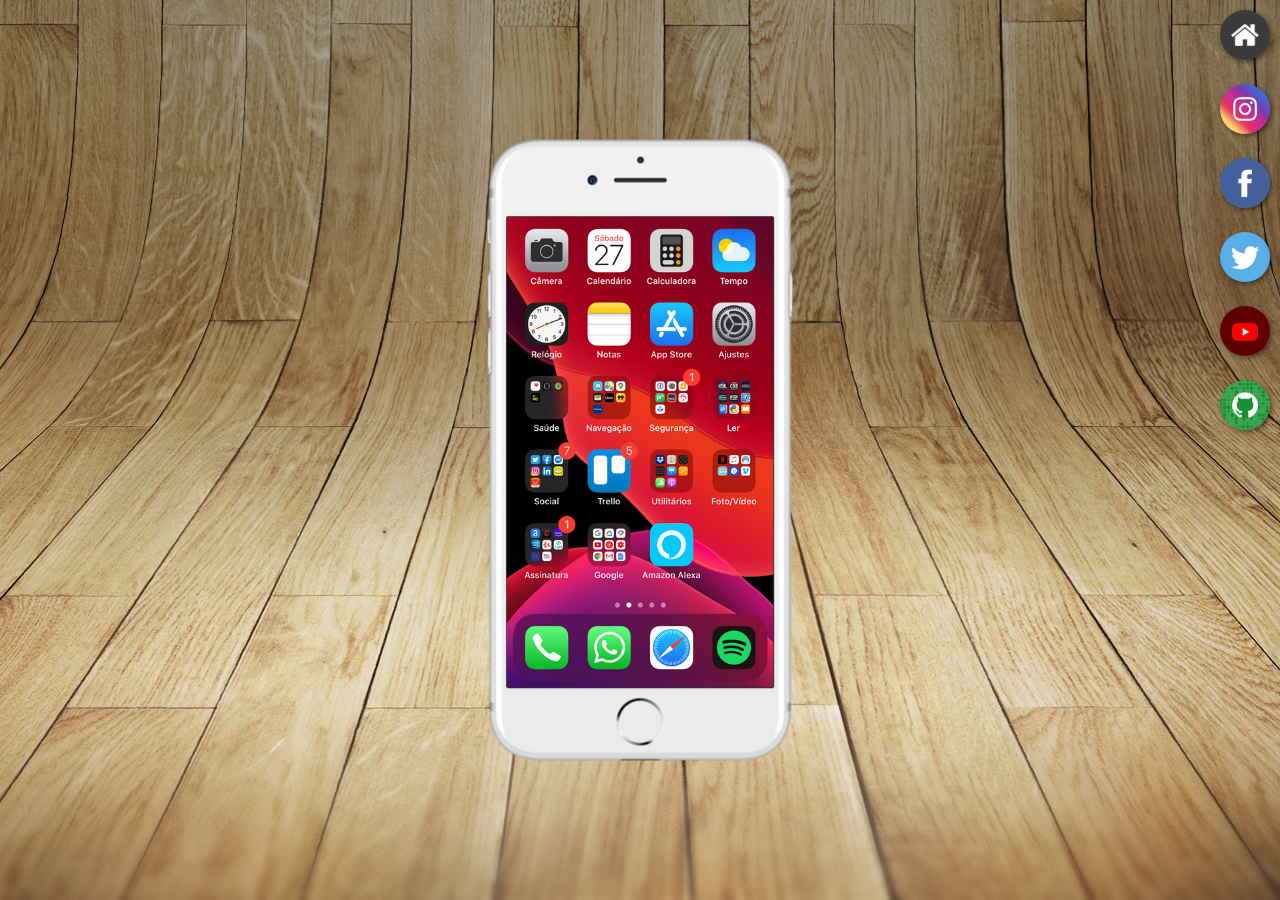
<file: index.html>
<!DOCTYPE html>
<html lang="pt-br">
<head>
    <meta charset="UTF-8">
    <meta name="viewport" content="width=device-width, initial-scale=1.0">
    <title>Projeto redes sociais</title>
    <link rel="shortcut icon" href="favicon.ico" type="image/x-icon">
    <link rel="stylesheet" href="estilos/style.css">
</head>
<body>
    <main>
        <section id="telefone">
            <iframe src="home.html" name="tela" id="tela" frameborder="0">
            <p>Seu navegador não é compatível com isso</p>    
            </iframe>
        </section>
        <section id="redes-sociais">
            <a href="home.html" target="tela"><img src="imagens/logo-home.jpg" alt="Home"></a> <br>
            <a href="instagram.html" target="tela"><img src="imagens/logo-instagram.jpg" alt="Instagram"></a> <br>
            <a href="facebook.html" target="tela"><img src="imagens/logo-facebook.jpg" alt="Facebook"></a> <br>
            <a href="twitter.html" target="tela"><img src="imagens/logo-twitter.jpg" alt="Twitter"></a> <br>
            <a href="youtube.html" target="tela"><img src="imagens/logo-youtube.jpg" alt="YouTube"></a> <br>
            <a href="github.html" target="tela"><img src="imagens/logo-github.jpg" alt="GitHub"></a>  
        </section>
    </main>
</body>
</html>
</file>
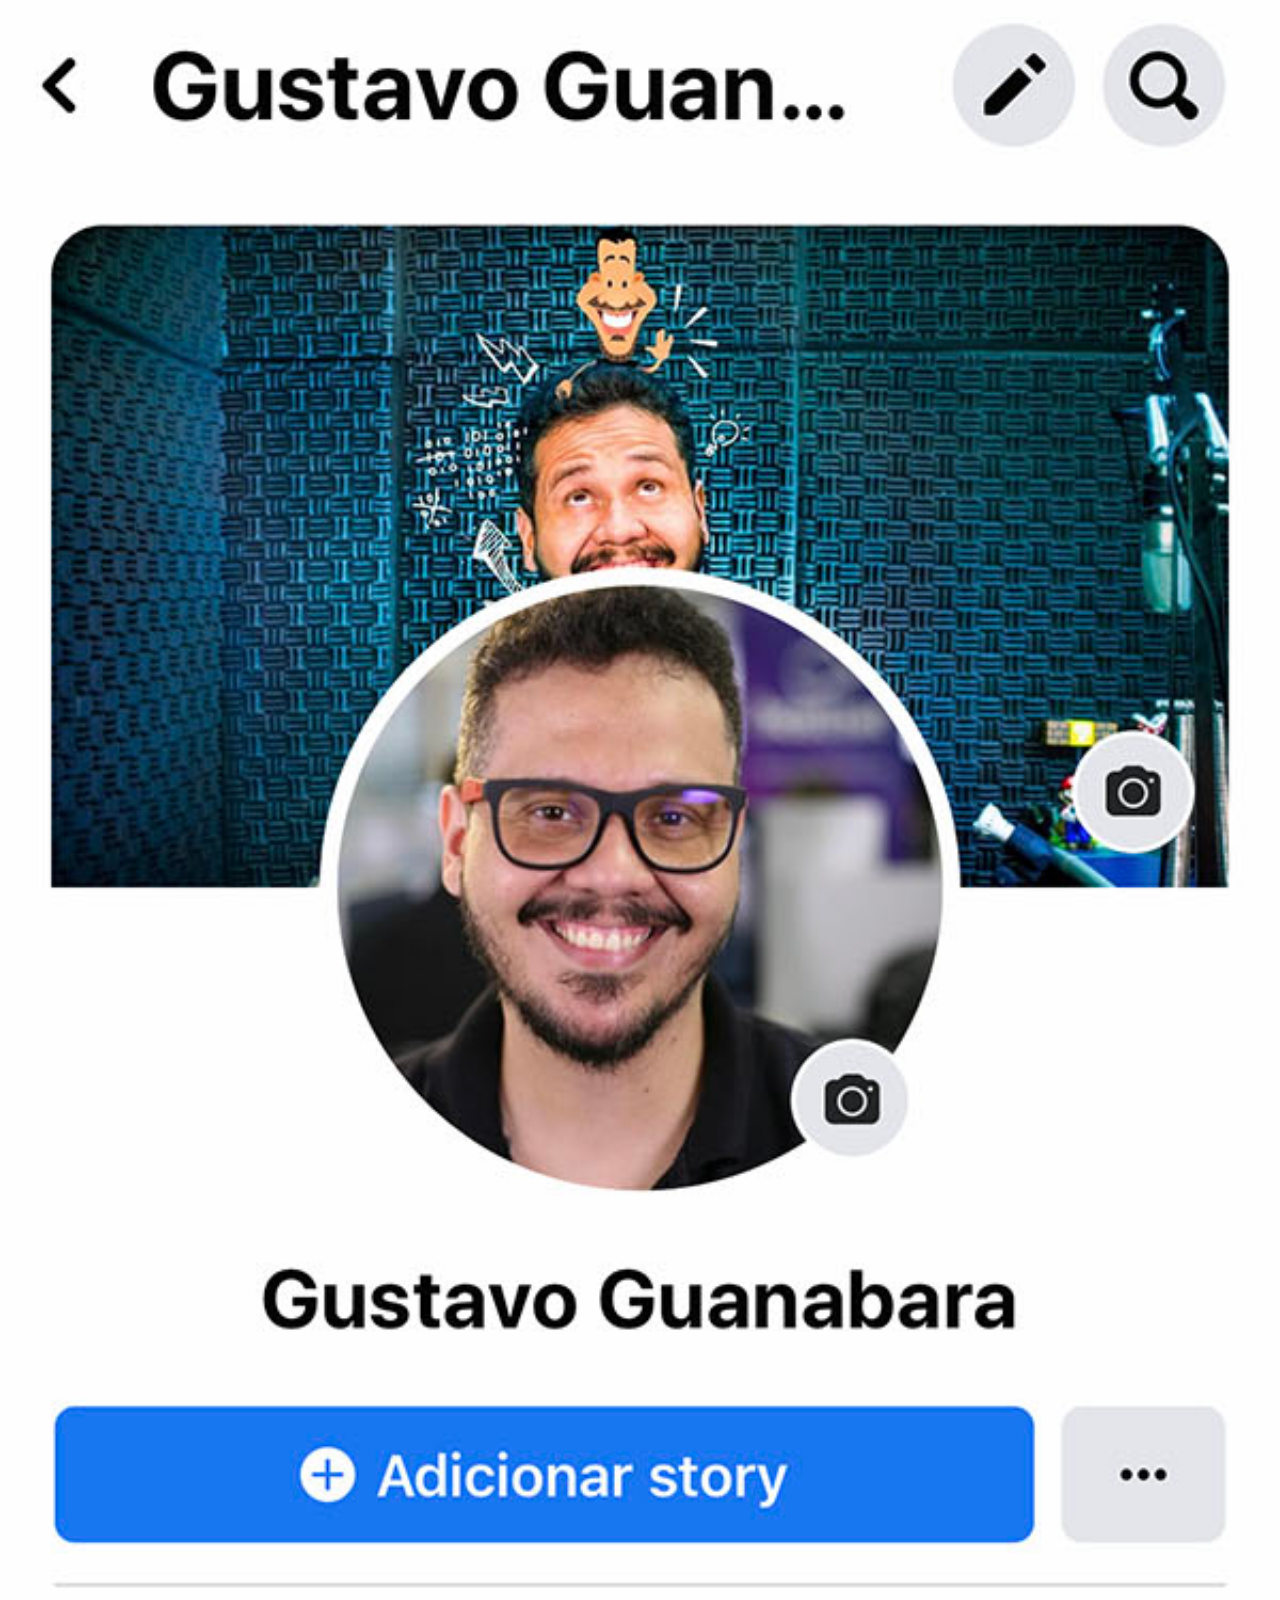
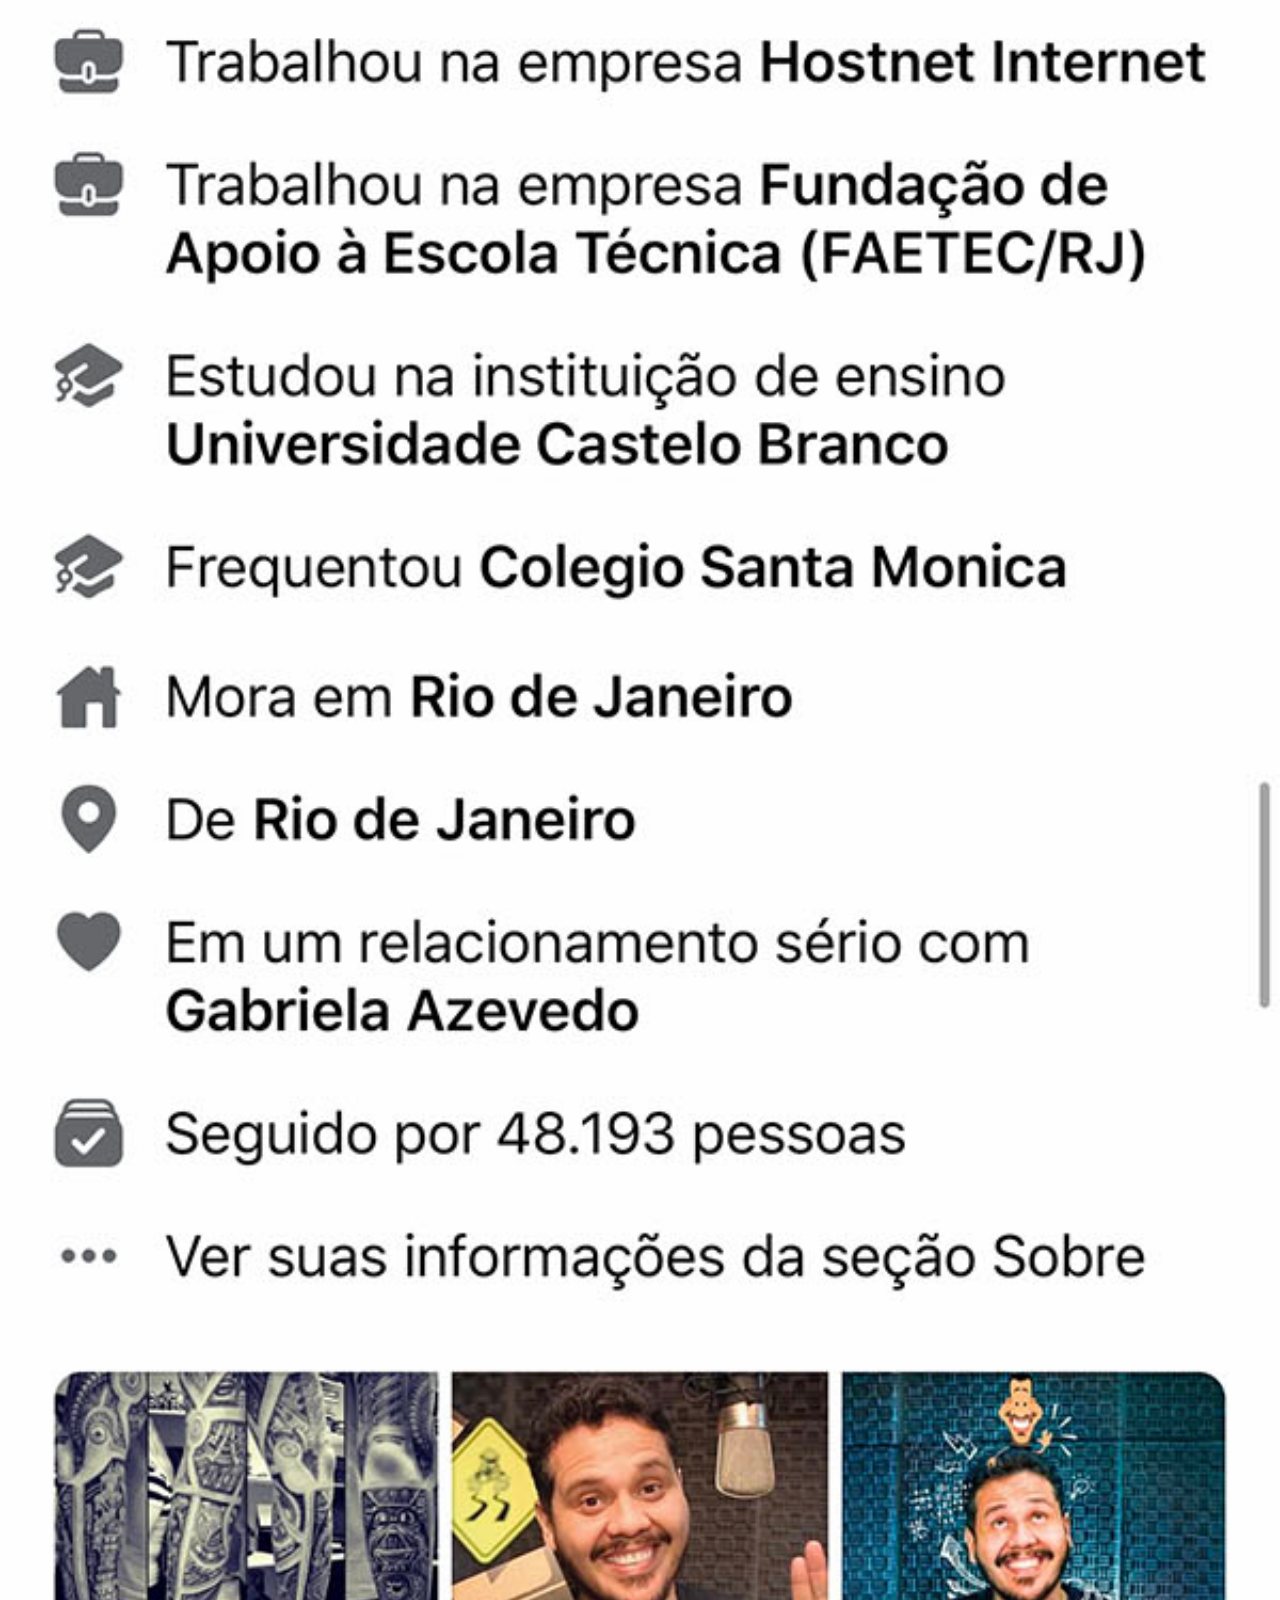
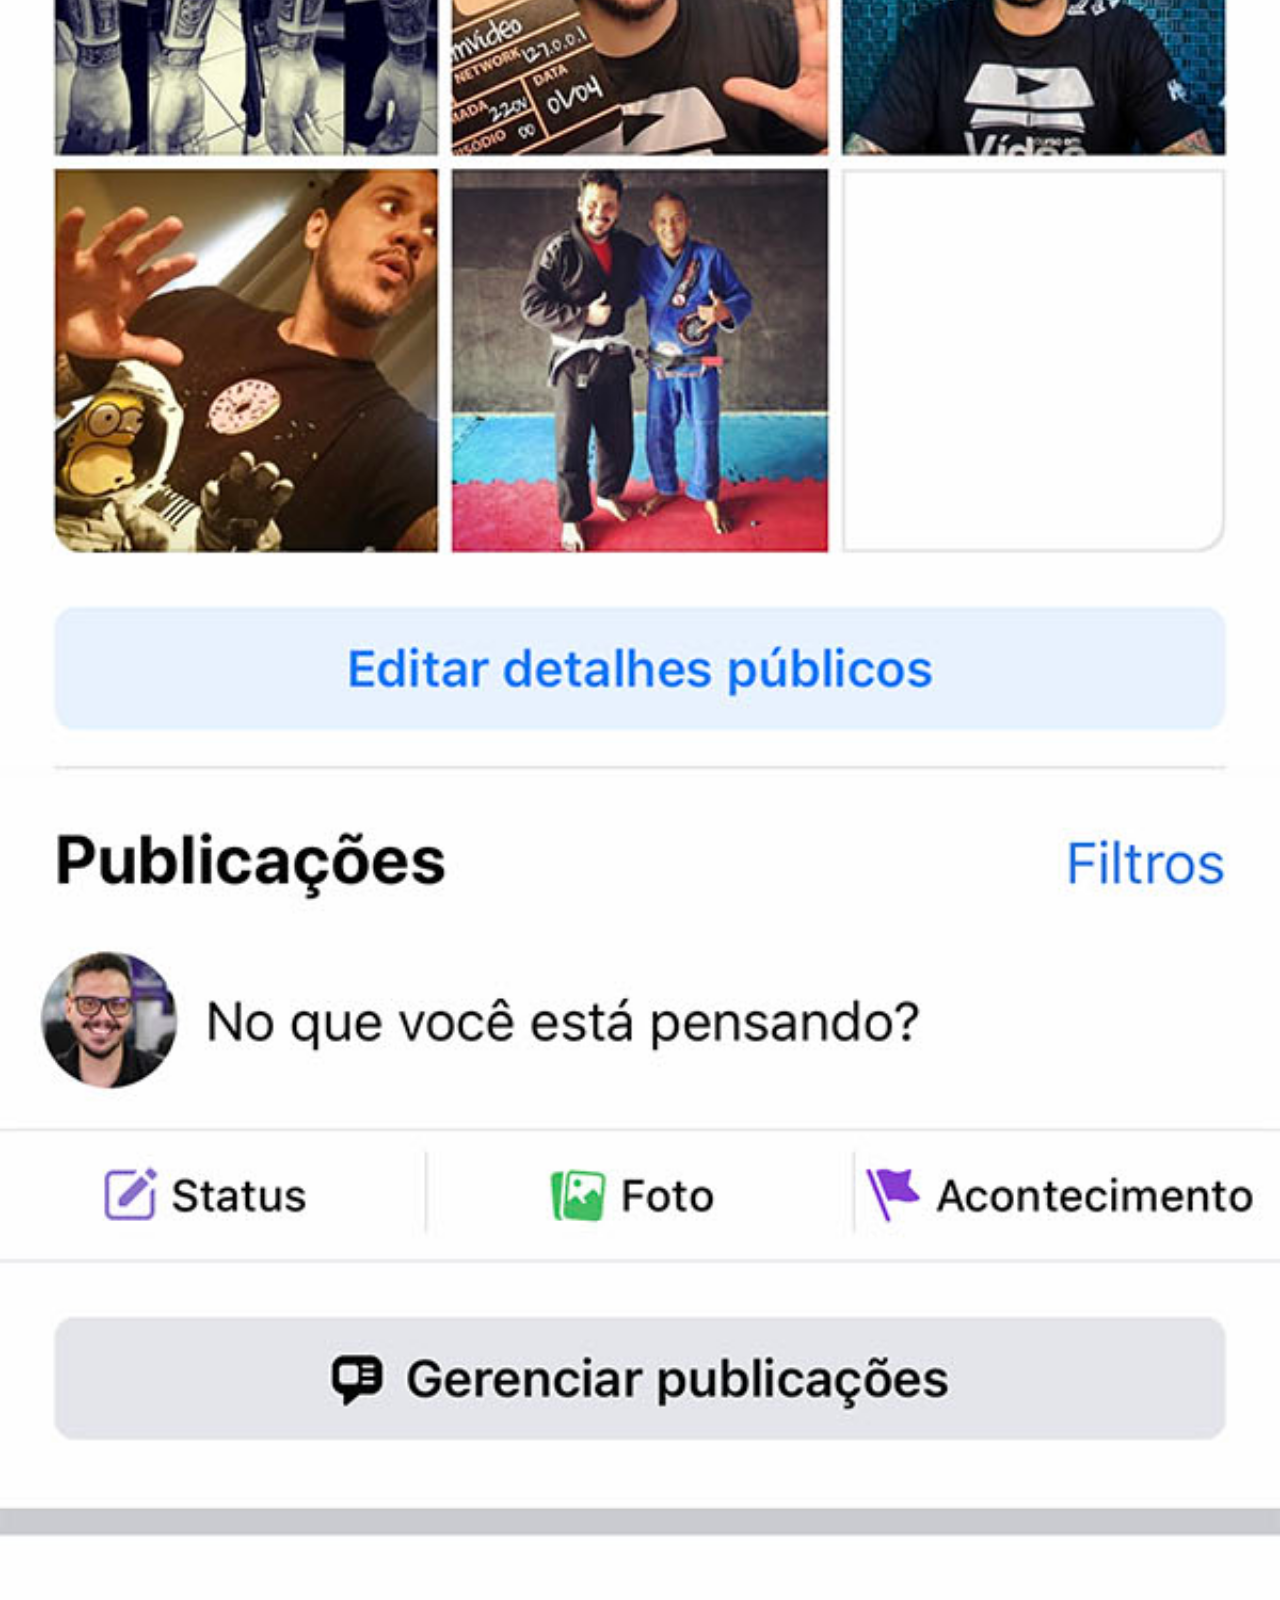
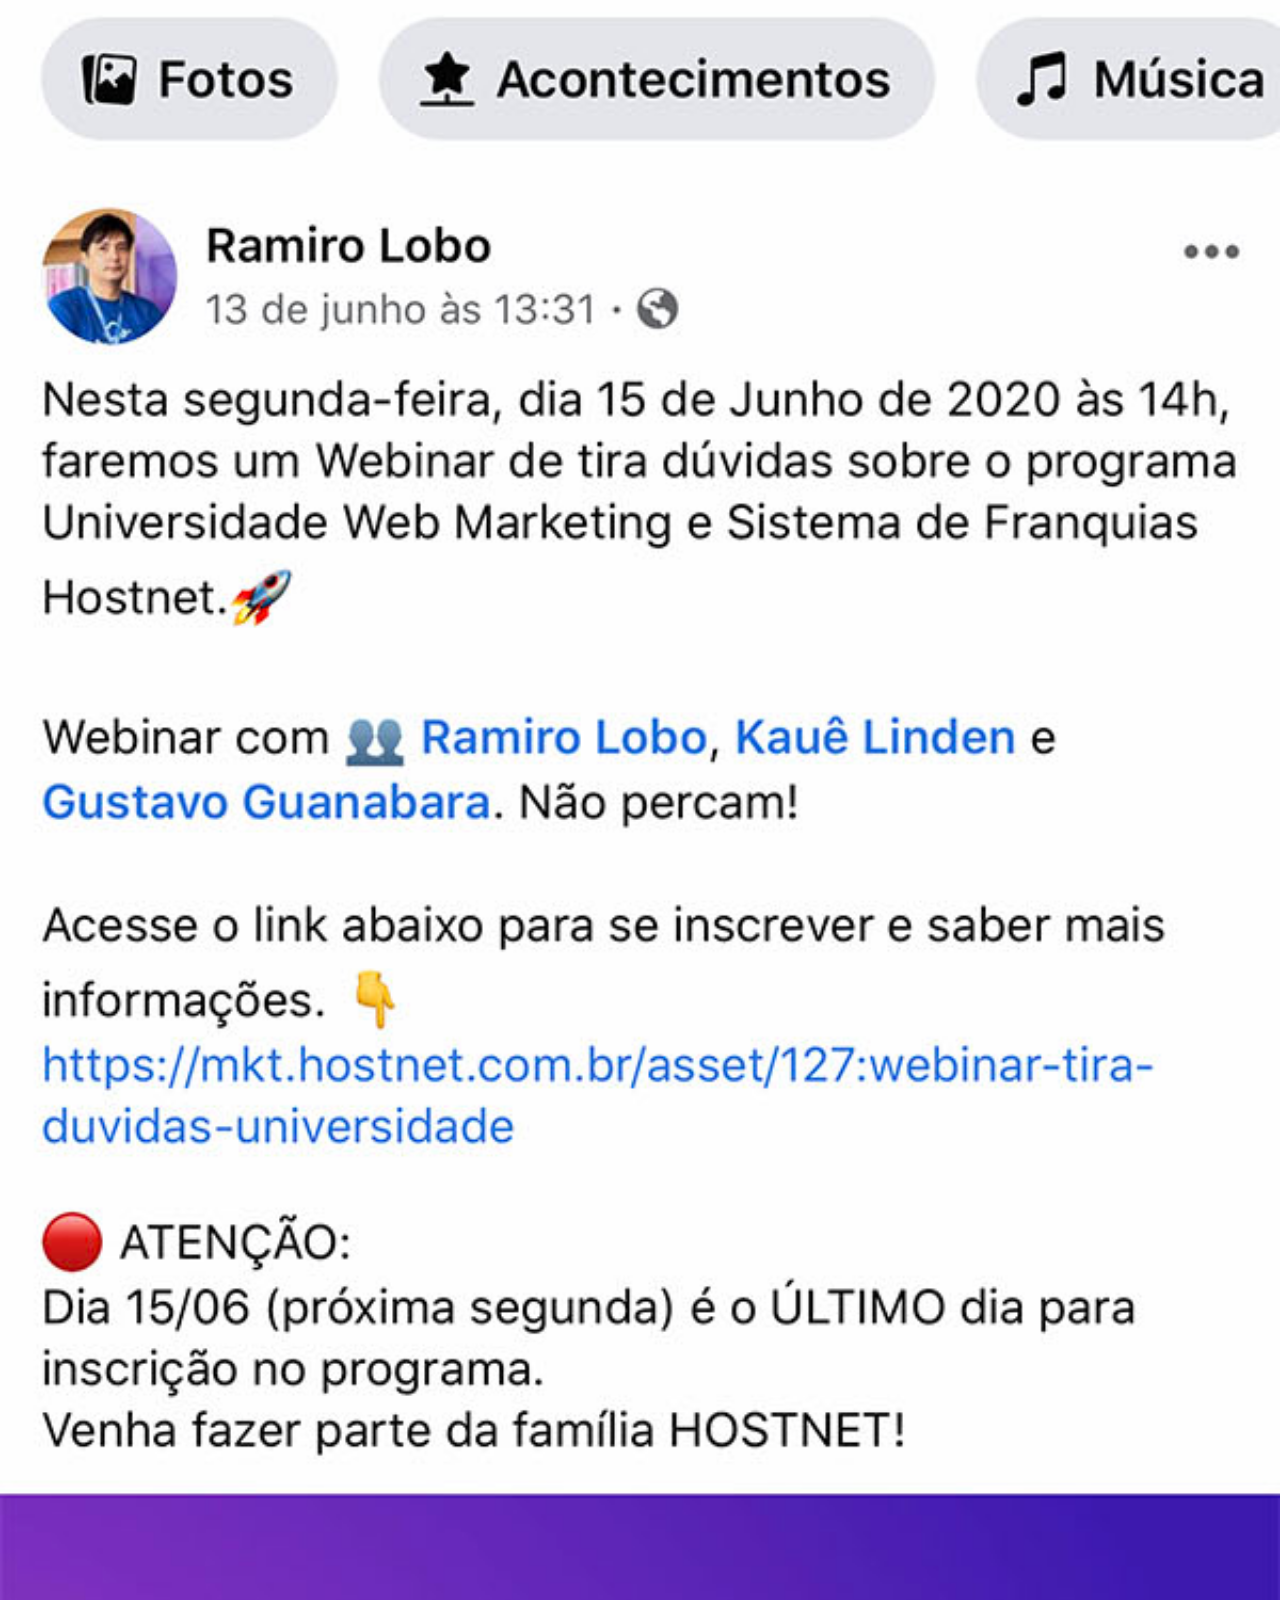
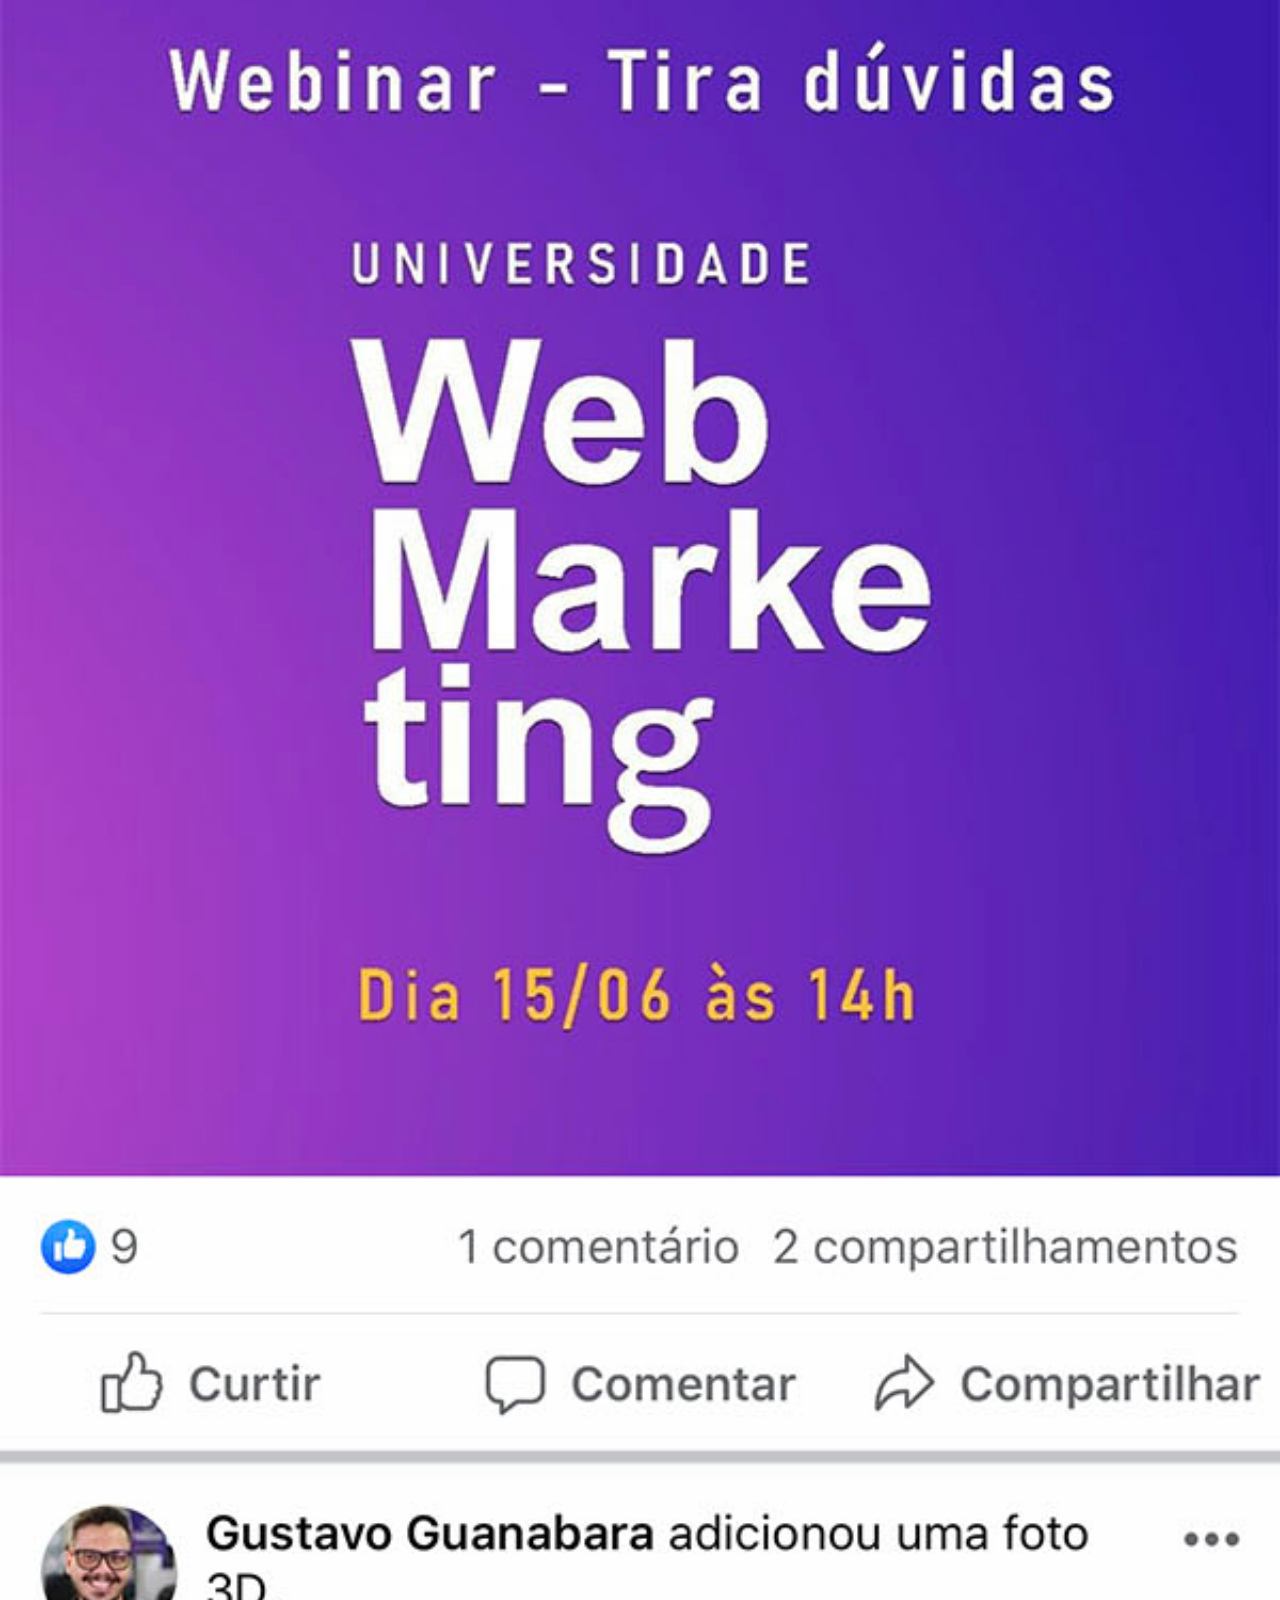
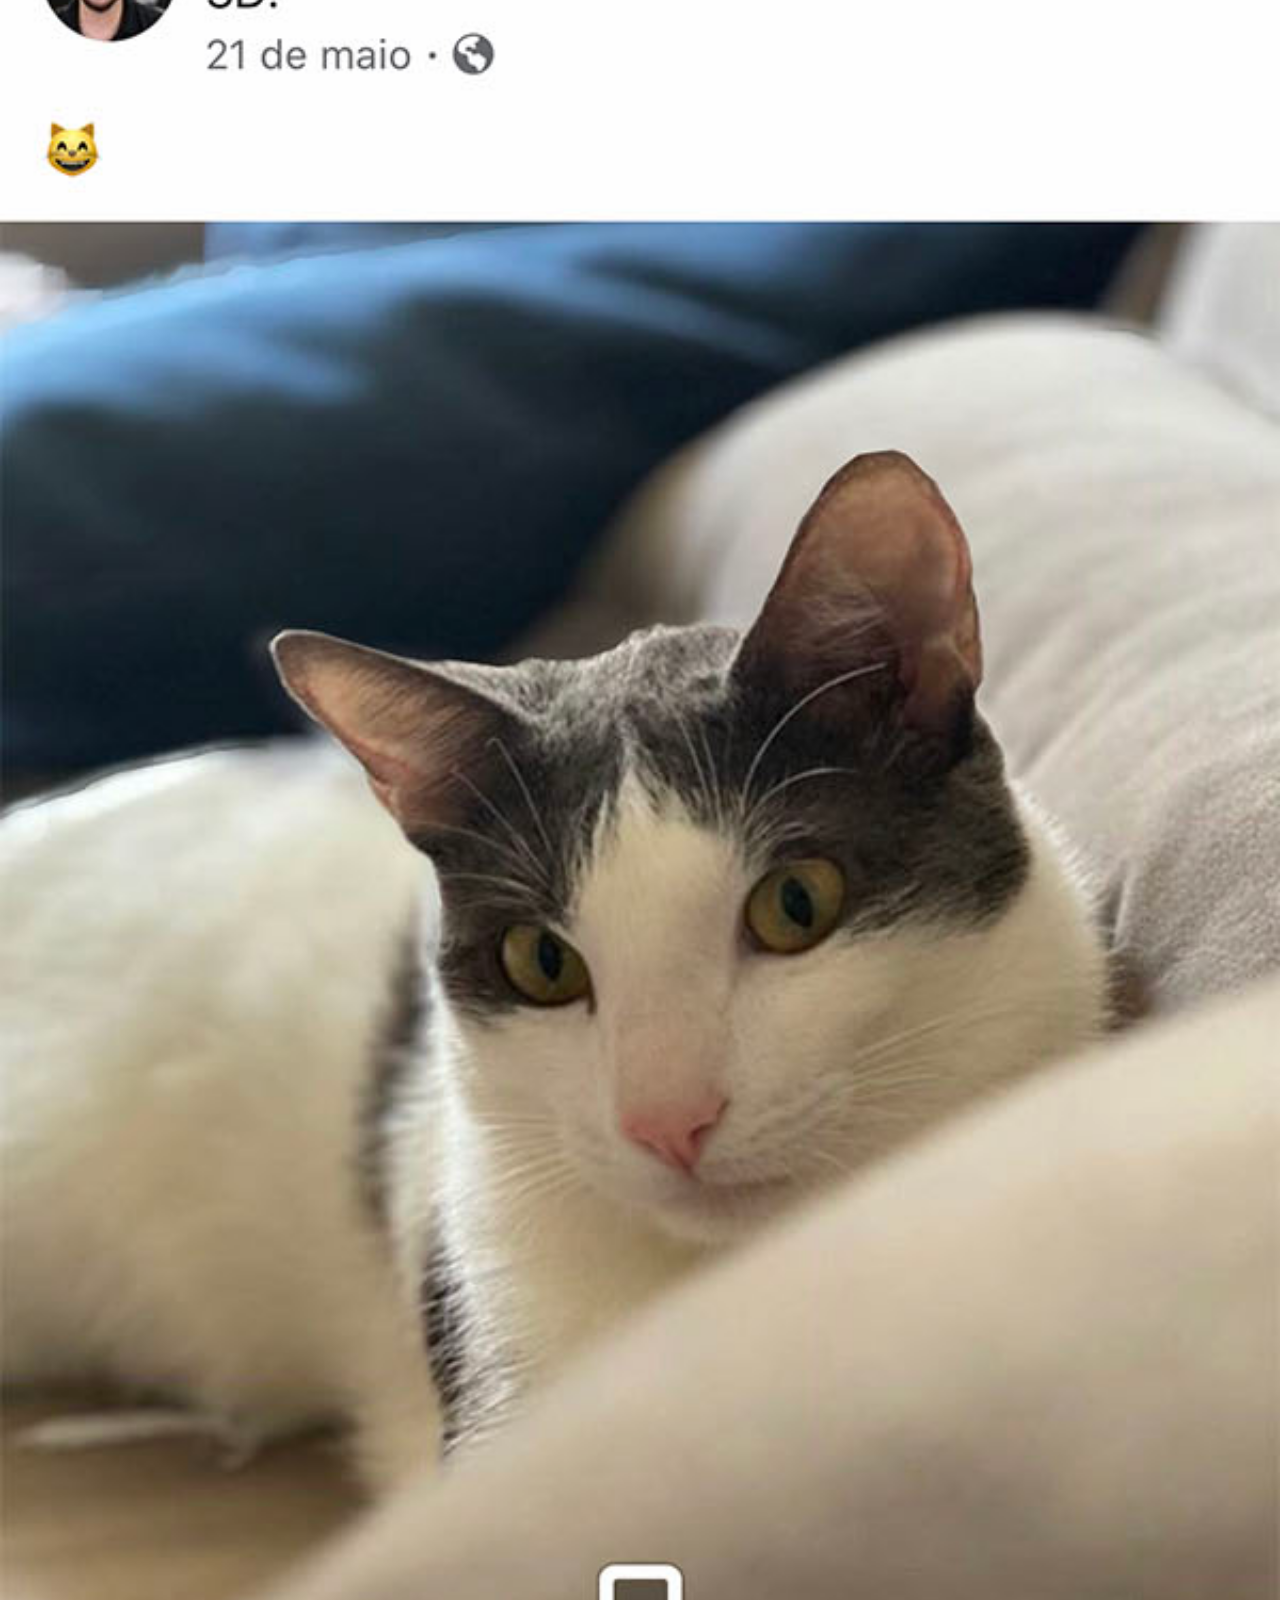
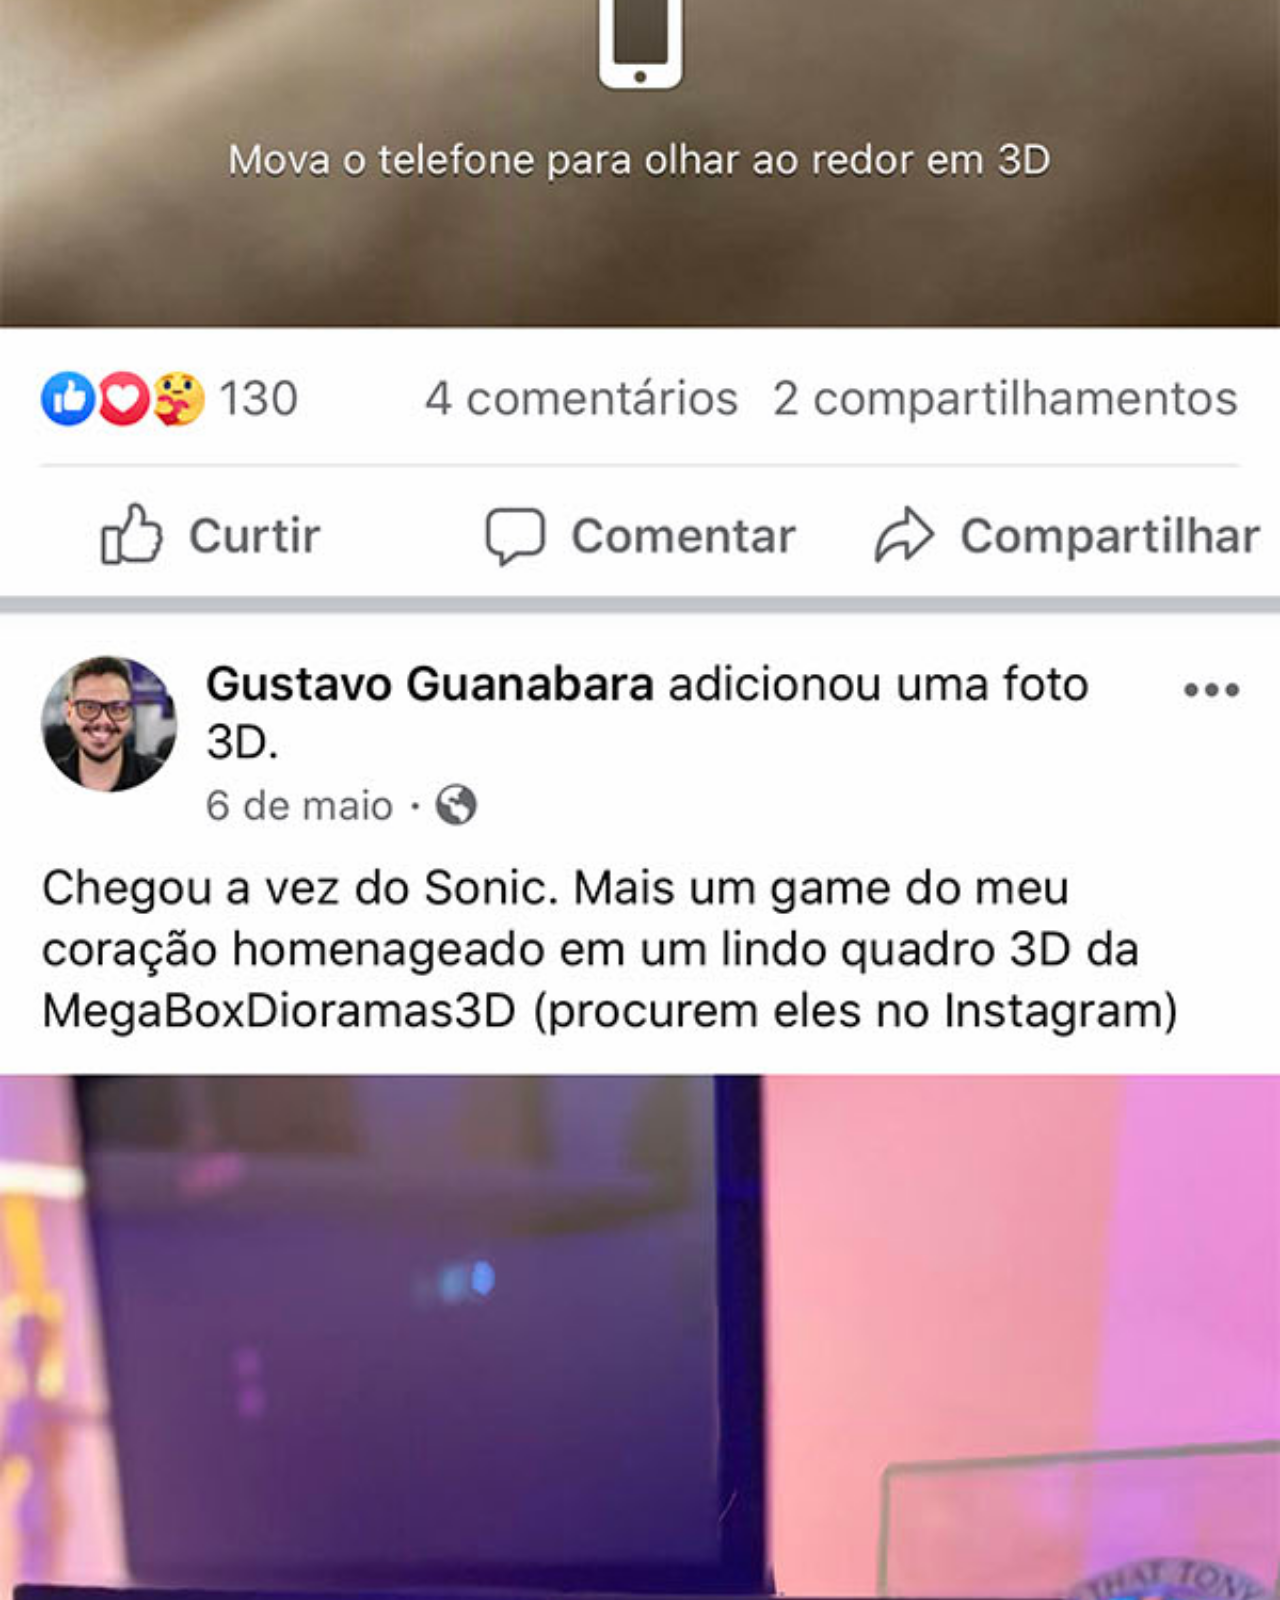
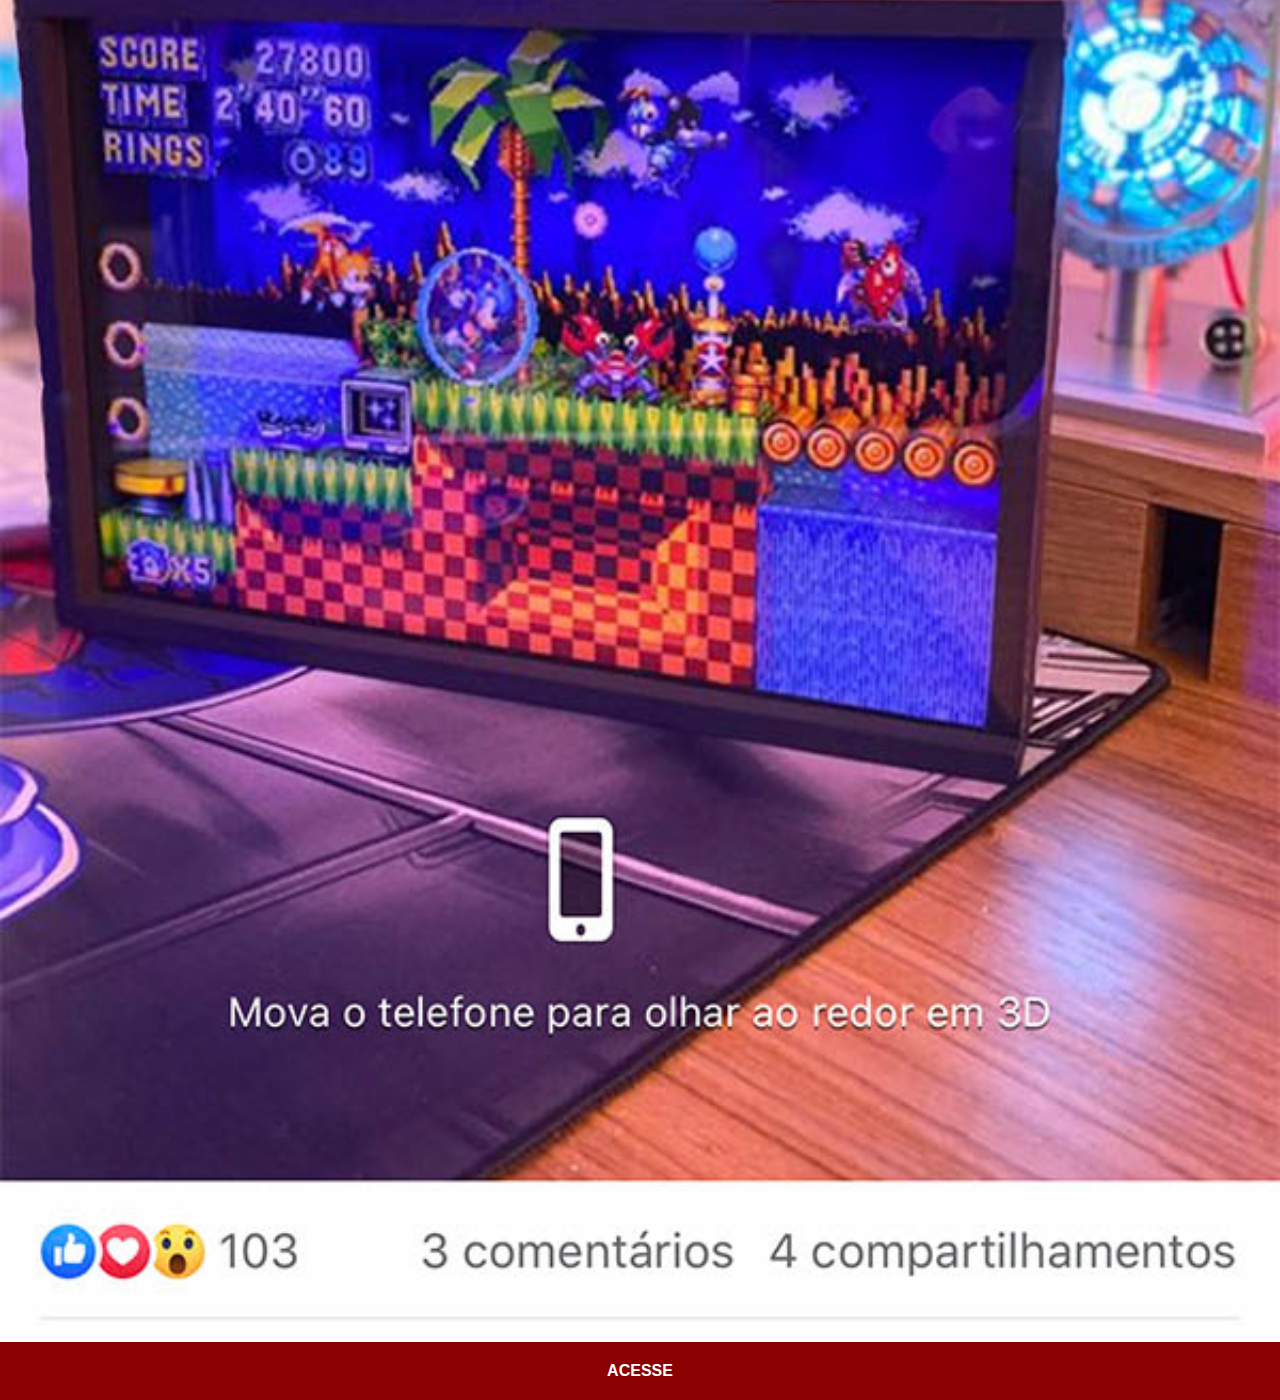
<file: facebook.html>
<!DOCTYPE html>
<html lang="pt-br">
<head>
    <meta charset="UTF-8">
    <meta name="viewport" content="width=device-width, initial-scale=1.0">
    <title>Facebook</title>
    <link rel="stylesheet" href="estilos/social.css">
</head>
<body>
    <img src="imagens/tela-facebook.jpg" alt="Facebook">
    <a href="https://www.facebook.com/gustavoguanabara" target="_blank">ACESSE</a>
</body>
</html>
</file>
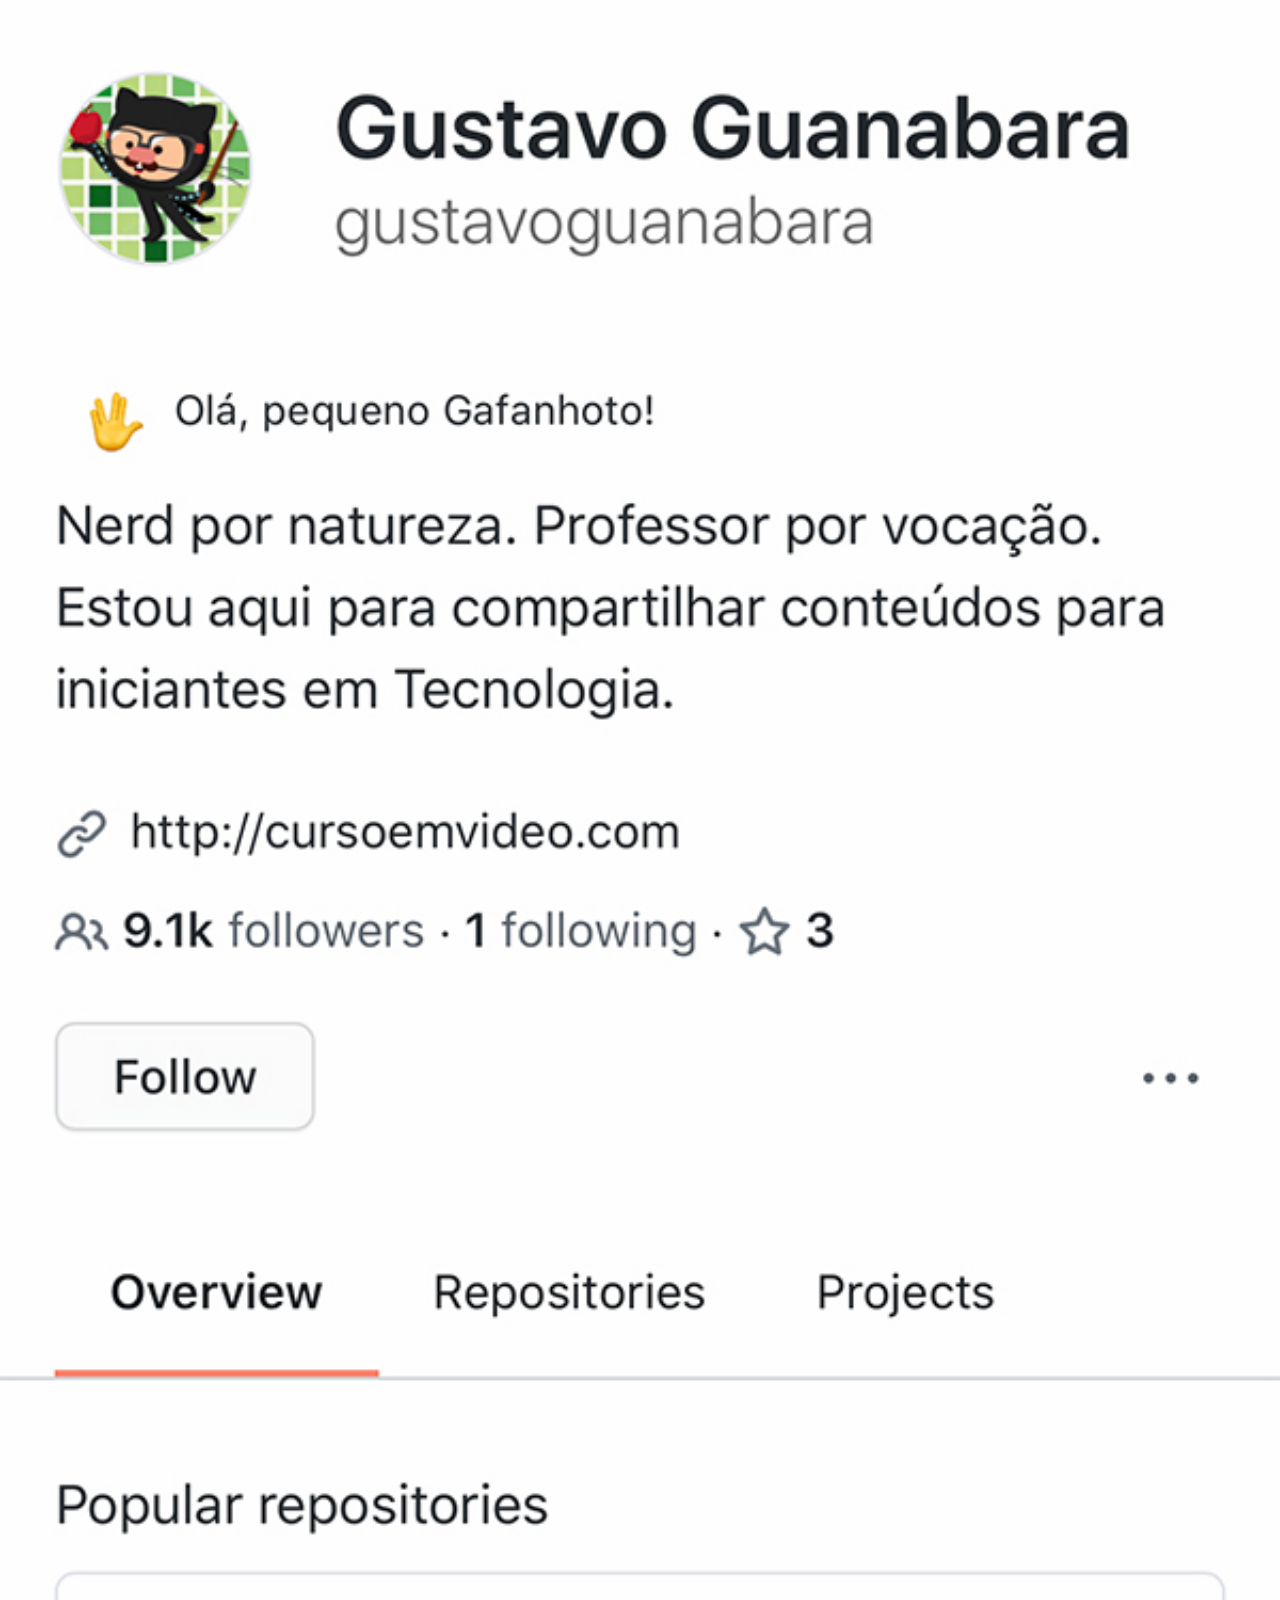
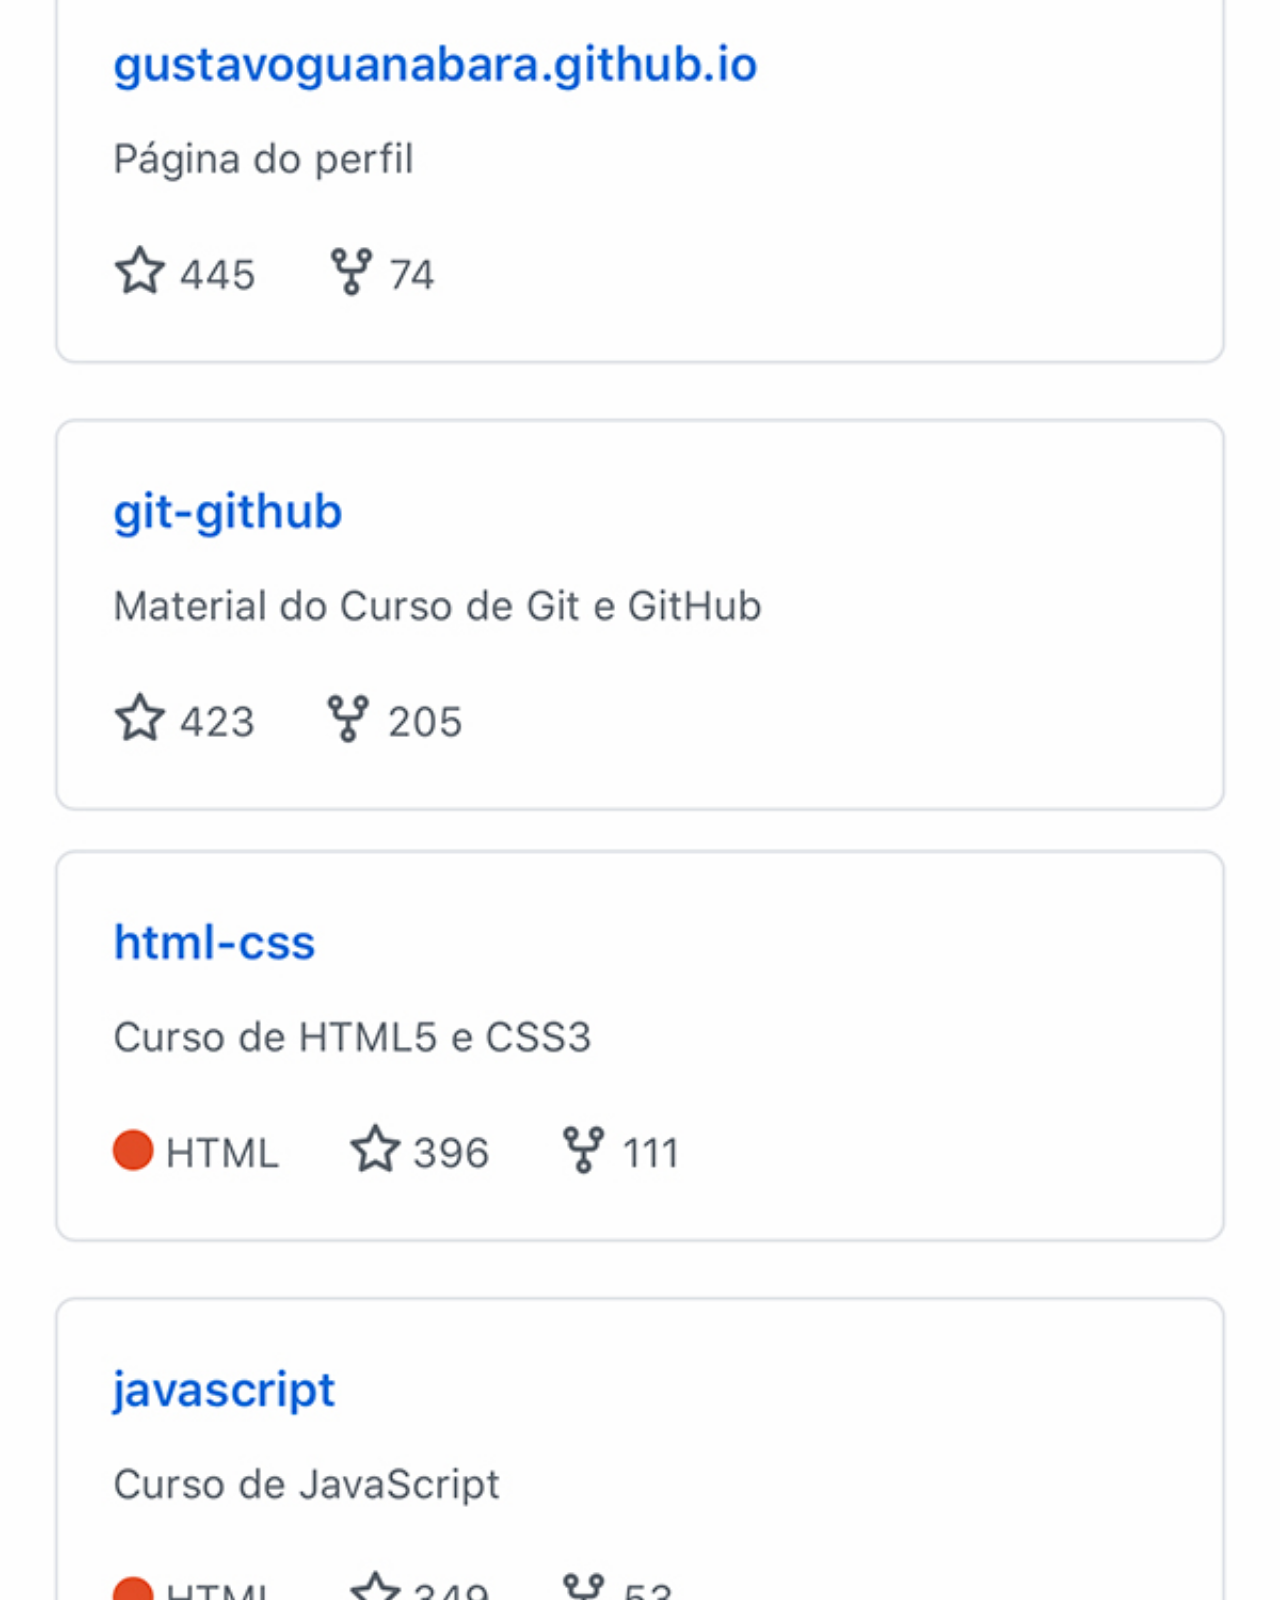
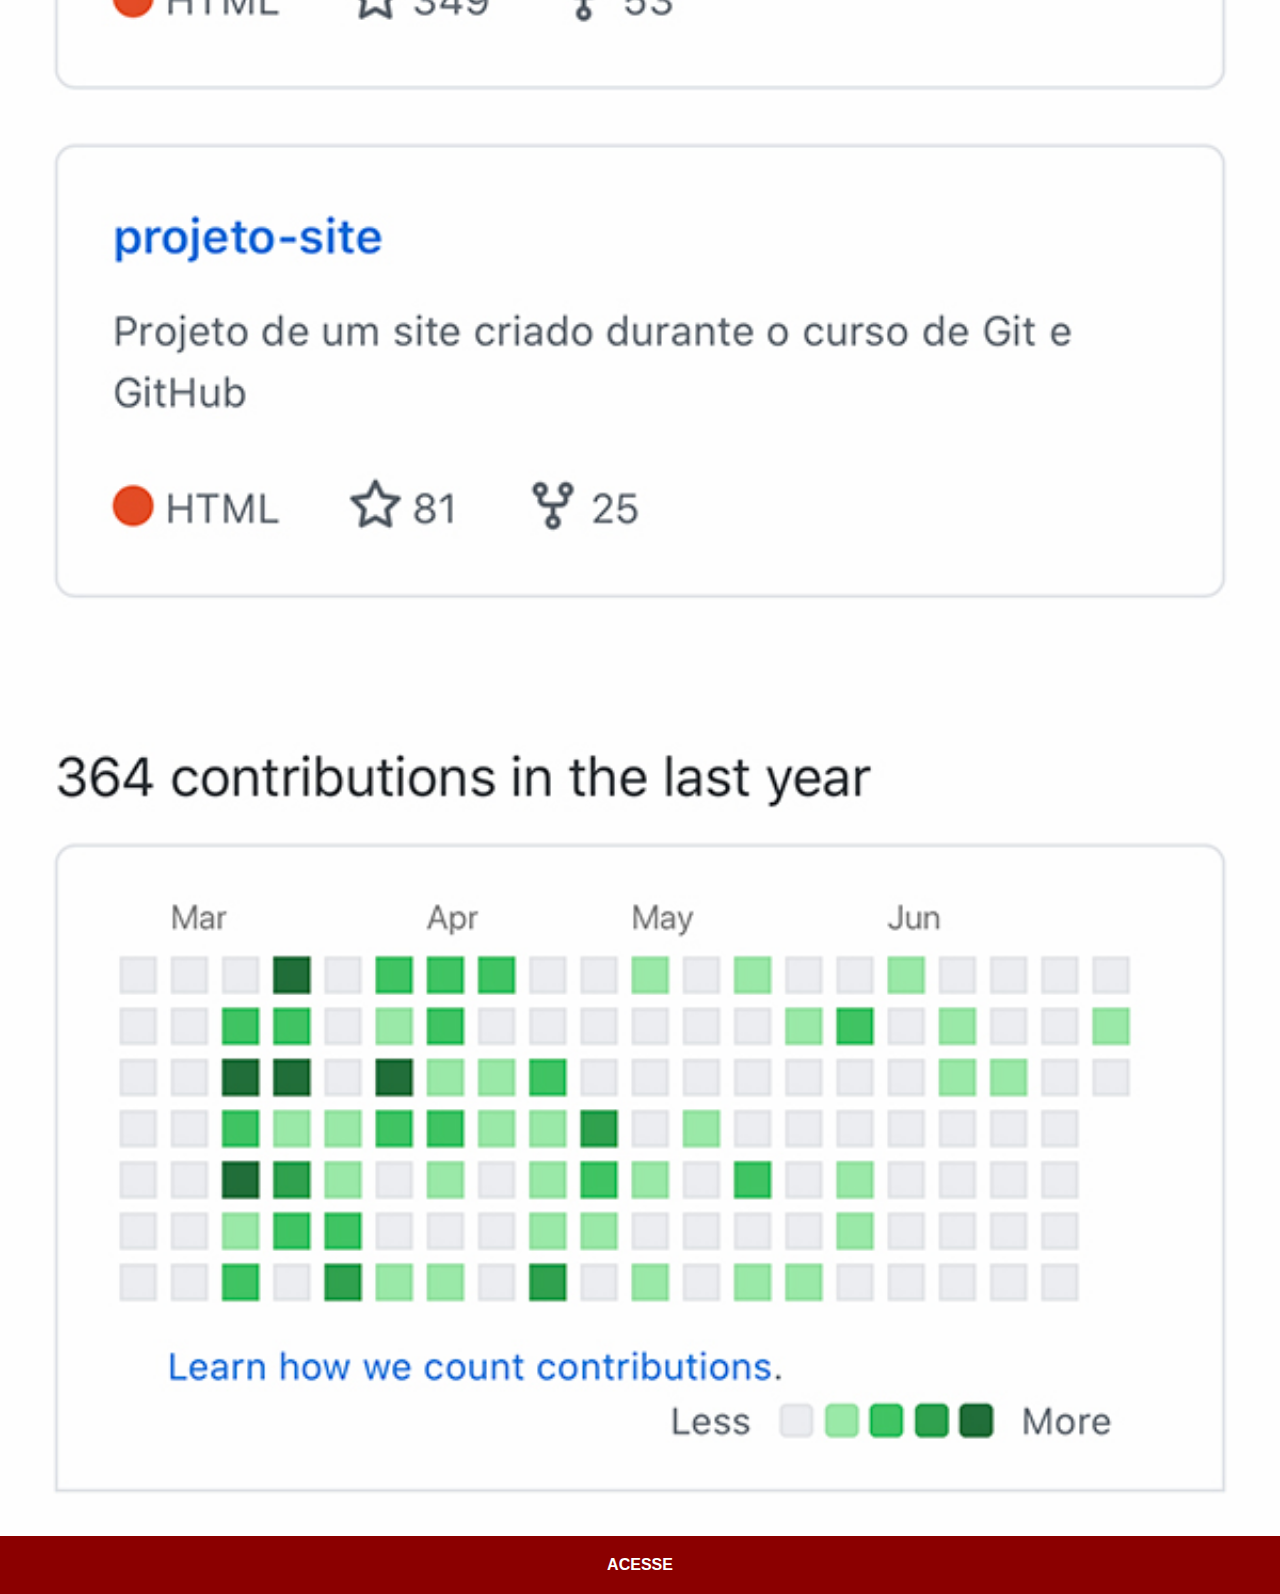
<file: github.html>
<!DOCTYPE html>
<html lang="pt-br">
<head>
    <meta charset="UTF-8">
    <meta name="viewport" content="width=device-width, initial-scale=1.0">
    <title>GitHub</title>
    <link rel="stylesheet" href="estilos/social.css">
</head>
<body>
    <img src="imagens/tela-github.jpg" alt="GitHub">
    <a href="https://github.com/gustavoguanabara" target="_blank">ACESSE</a>
</body>
</html>
</file>
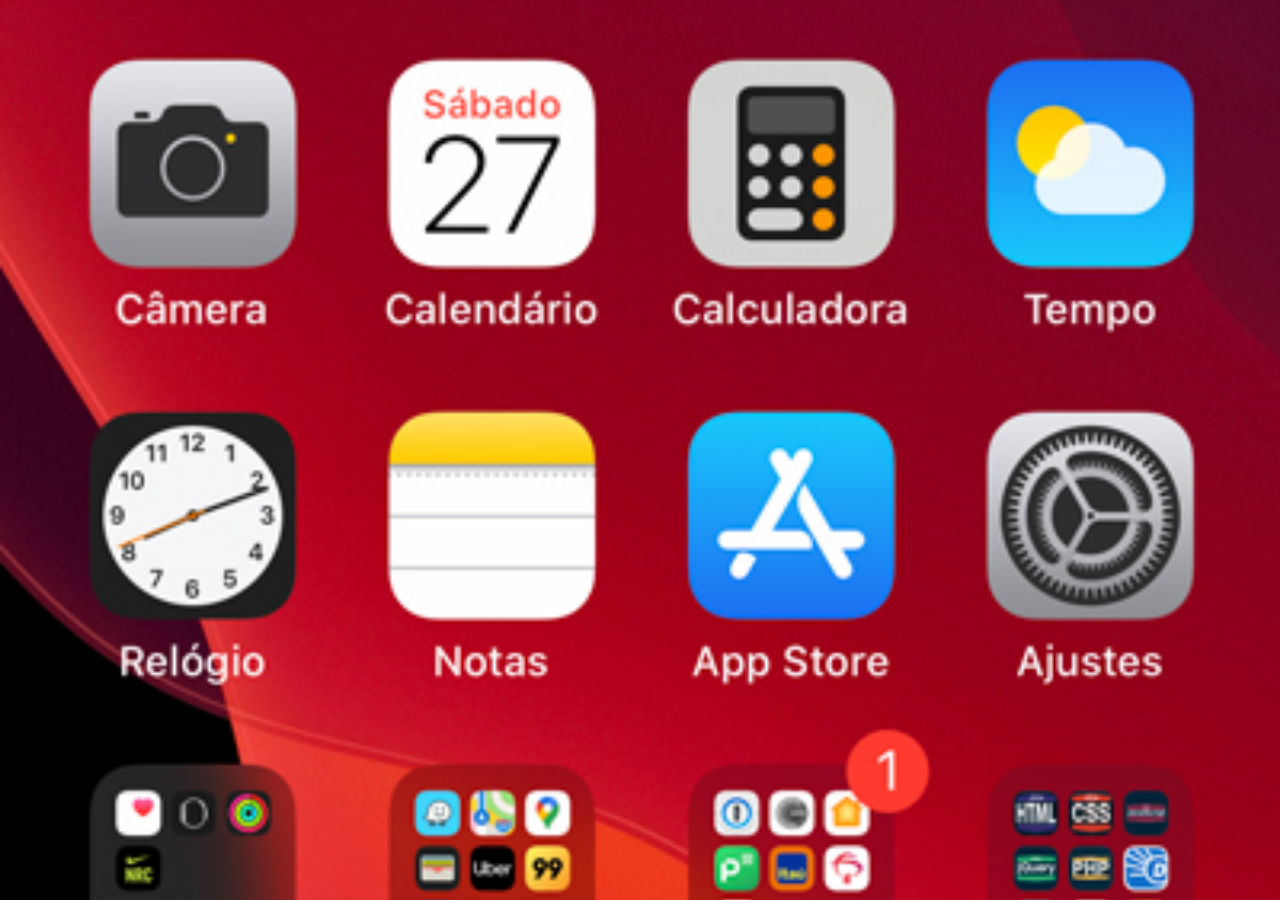
<file: home.html>
<!DOCTYPE html>
<html lang="pt-br">
<head>
    <meta charset="UTF-8">
    <meta name="viewport" content="width=device-width, initial-scale=1.0">
    <title>Home</title>
</head>
<style>
    *{
       margin: 0px;
       padding: 0px;
    }

    body{
        width: 100vw;
        height: 100vh;
        background: black url('imagens/tela-home.jpg') no-repeat top center;
        background-size: cover;
    }
</style>
<body>
    
</body>
</html>
</file>
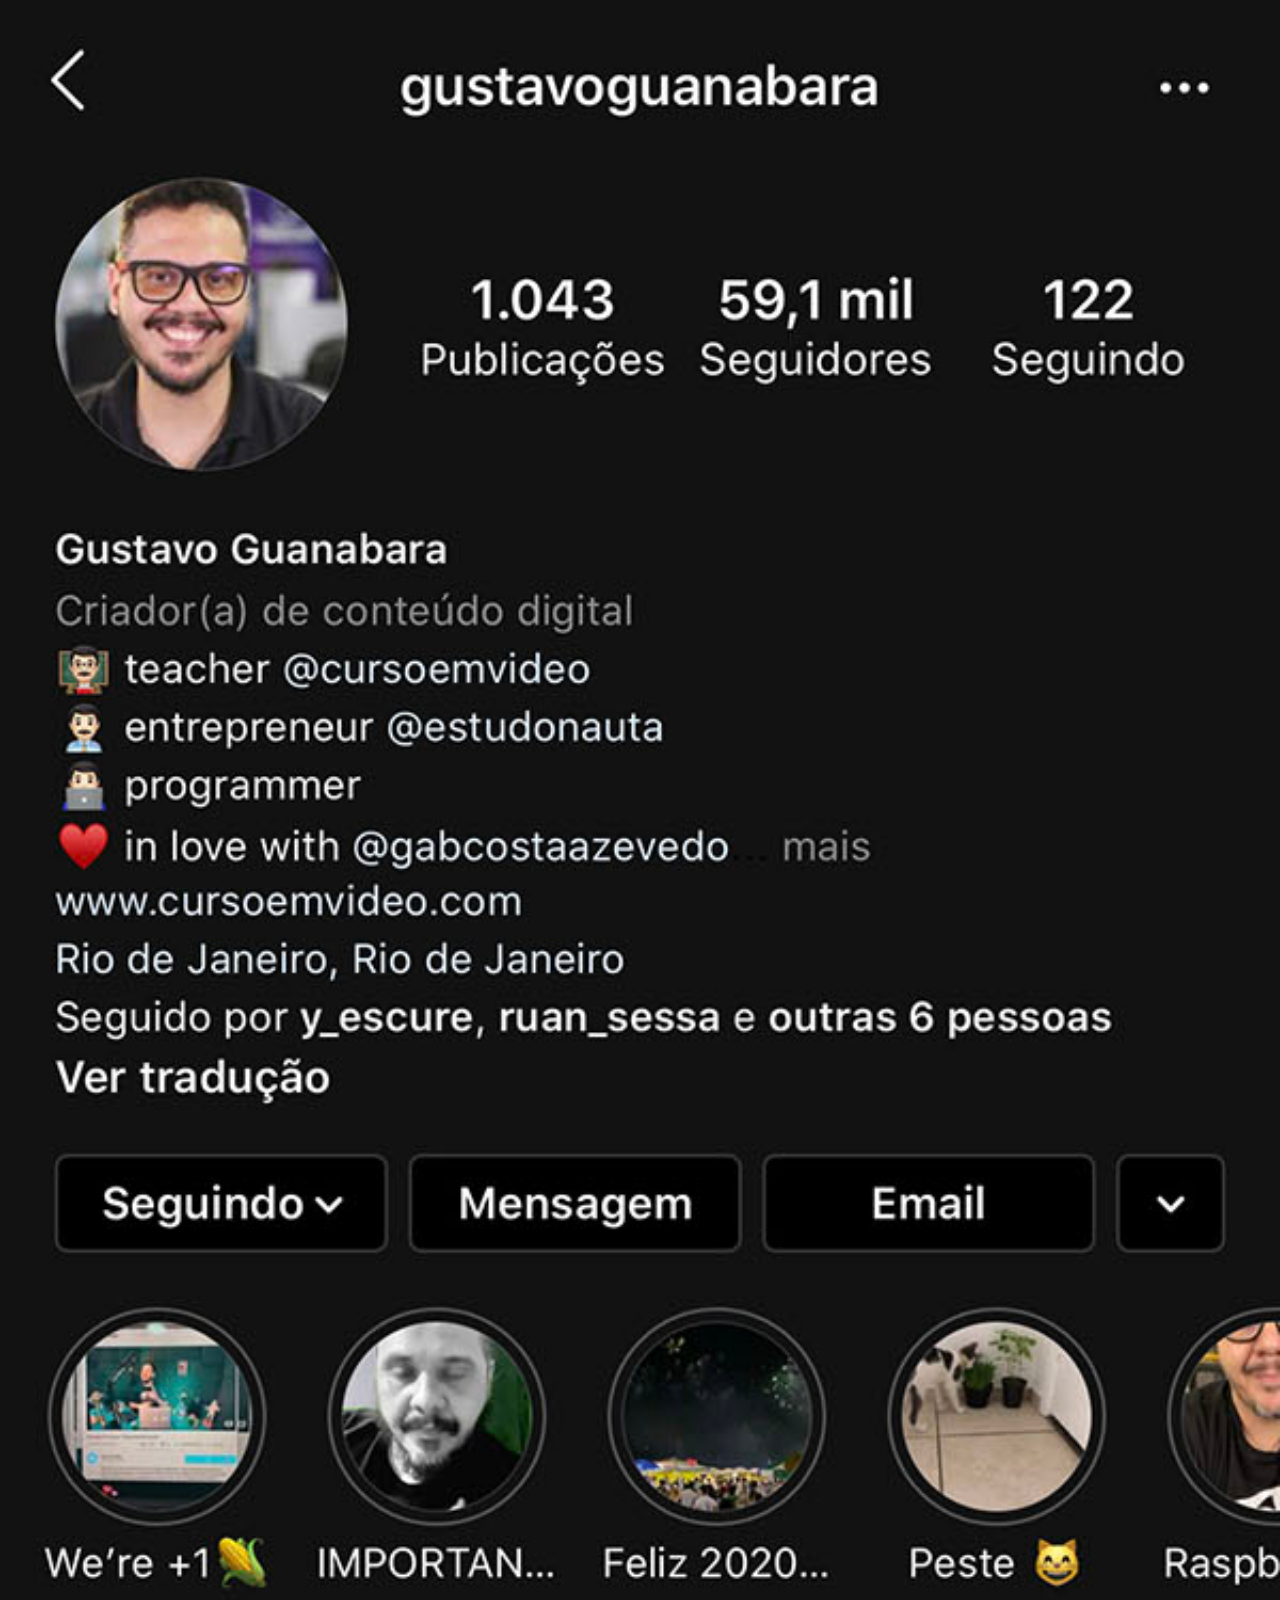
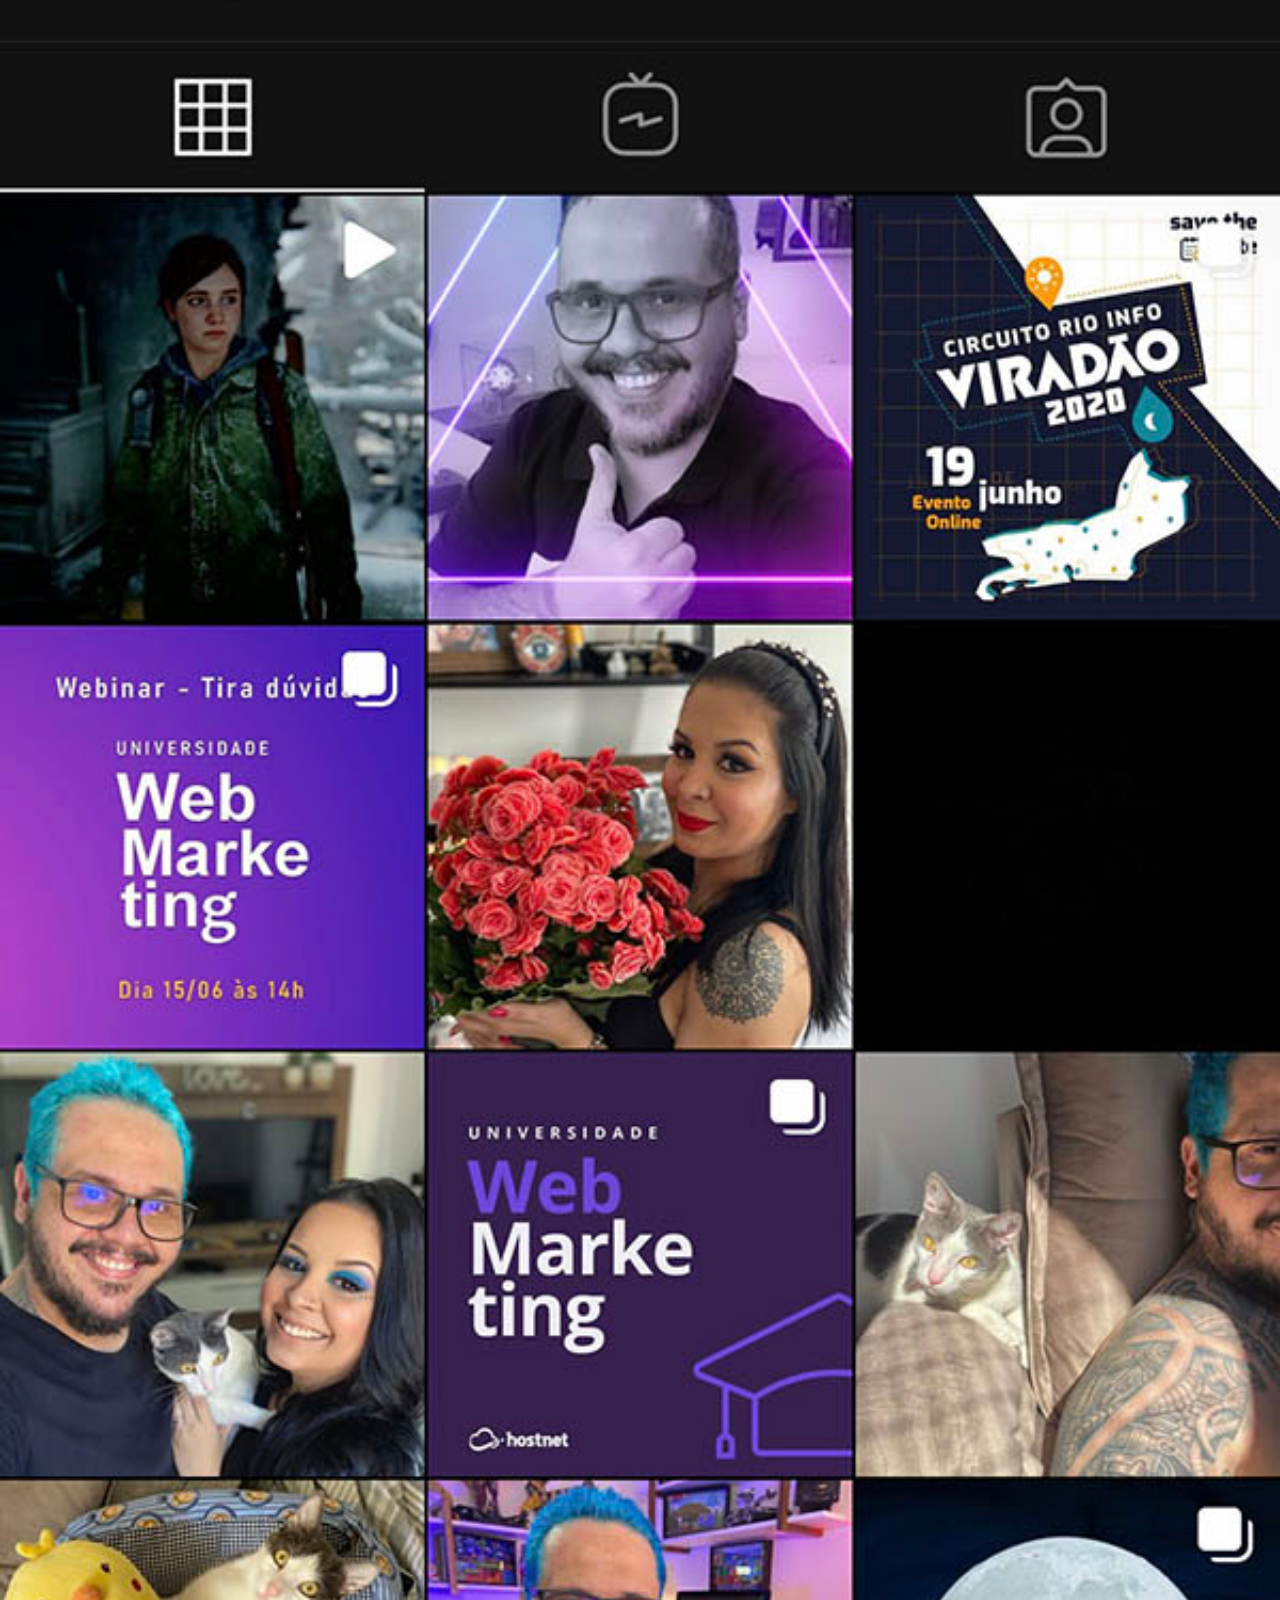
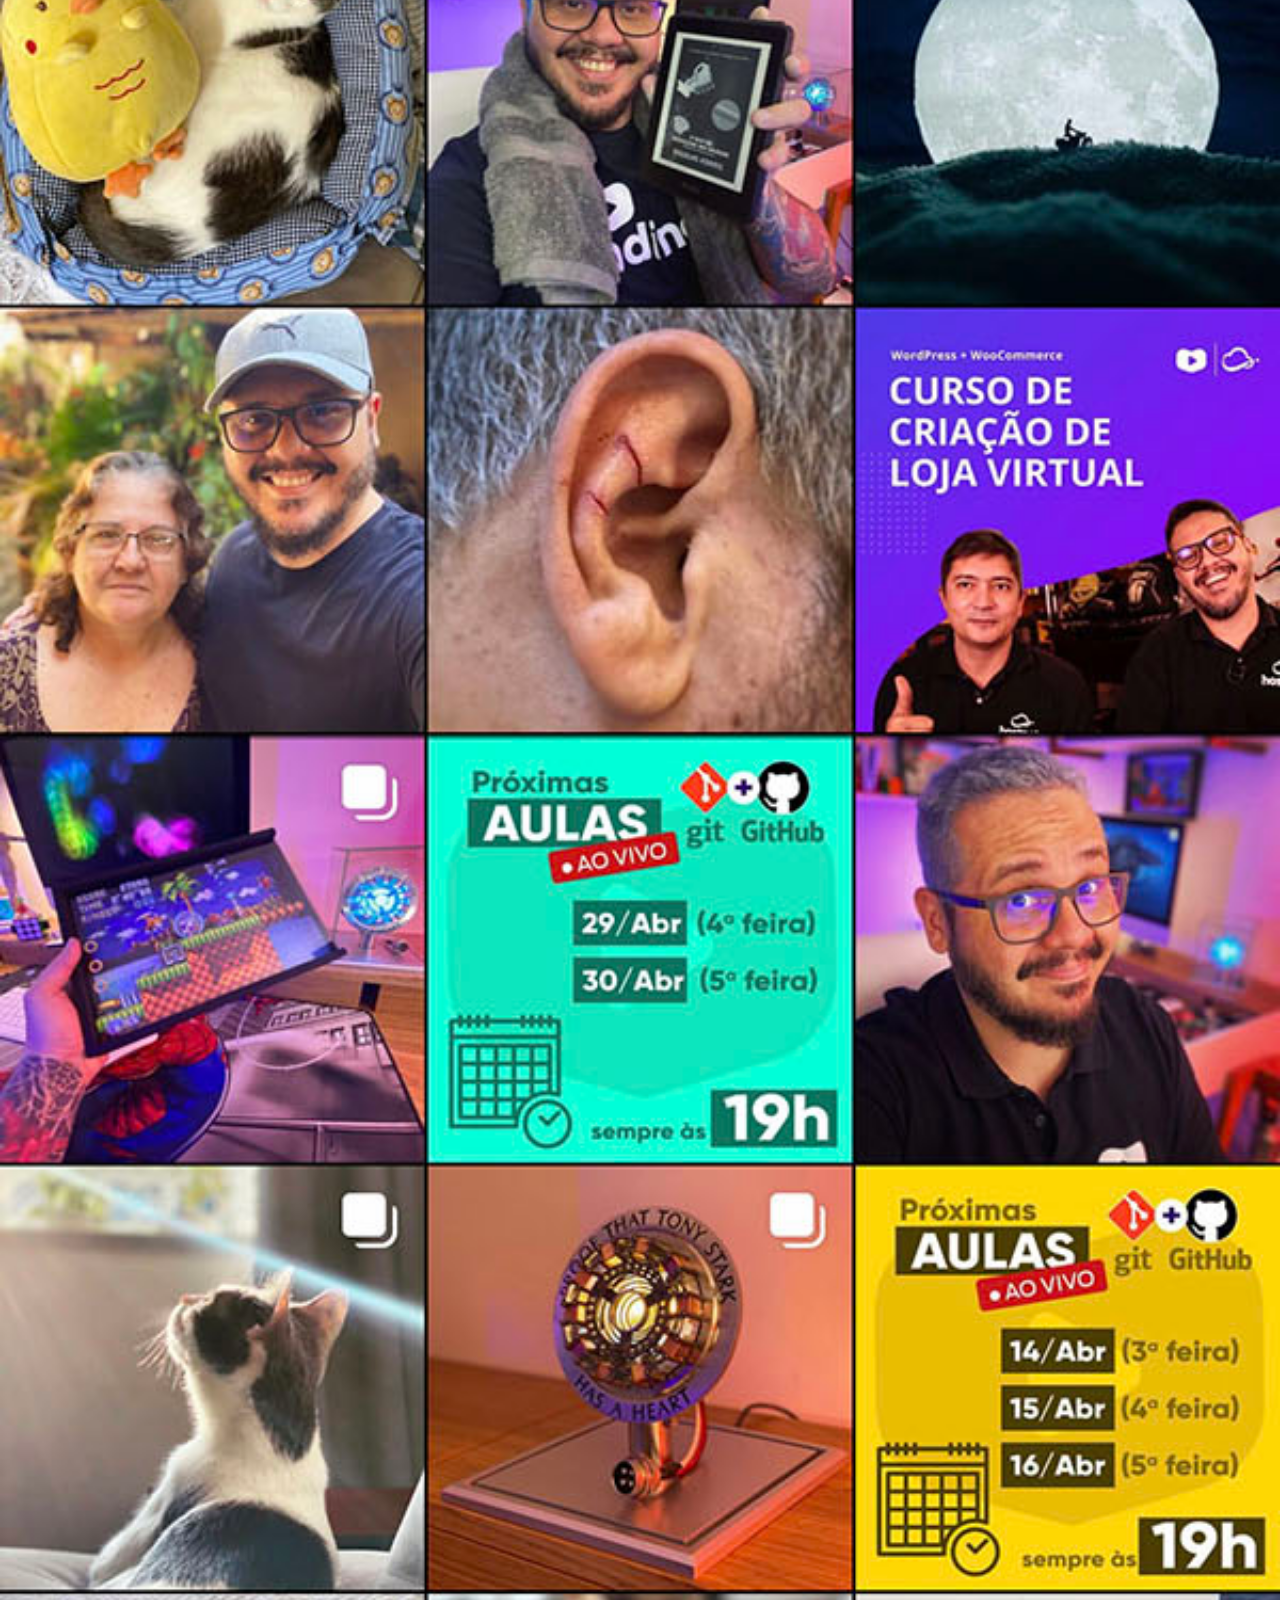
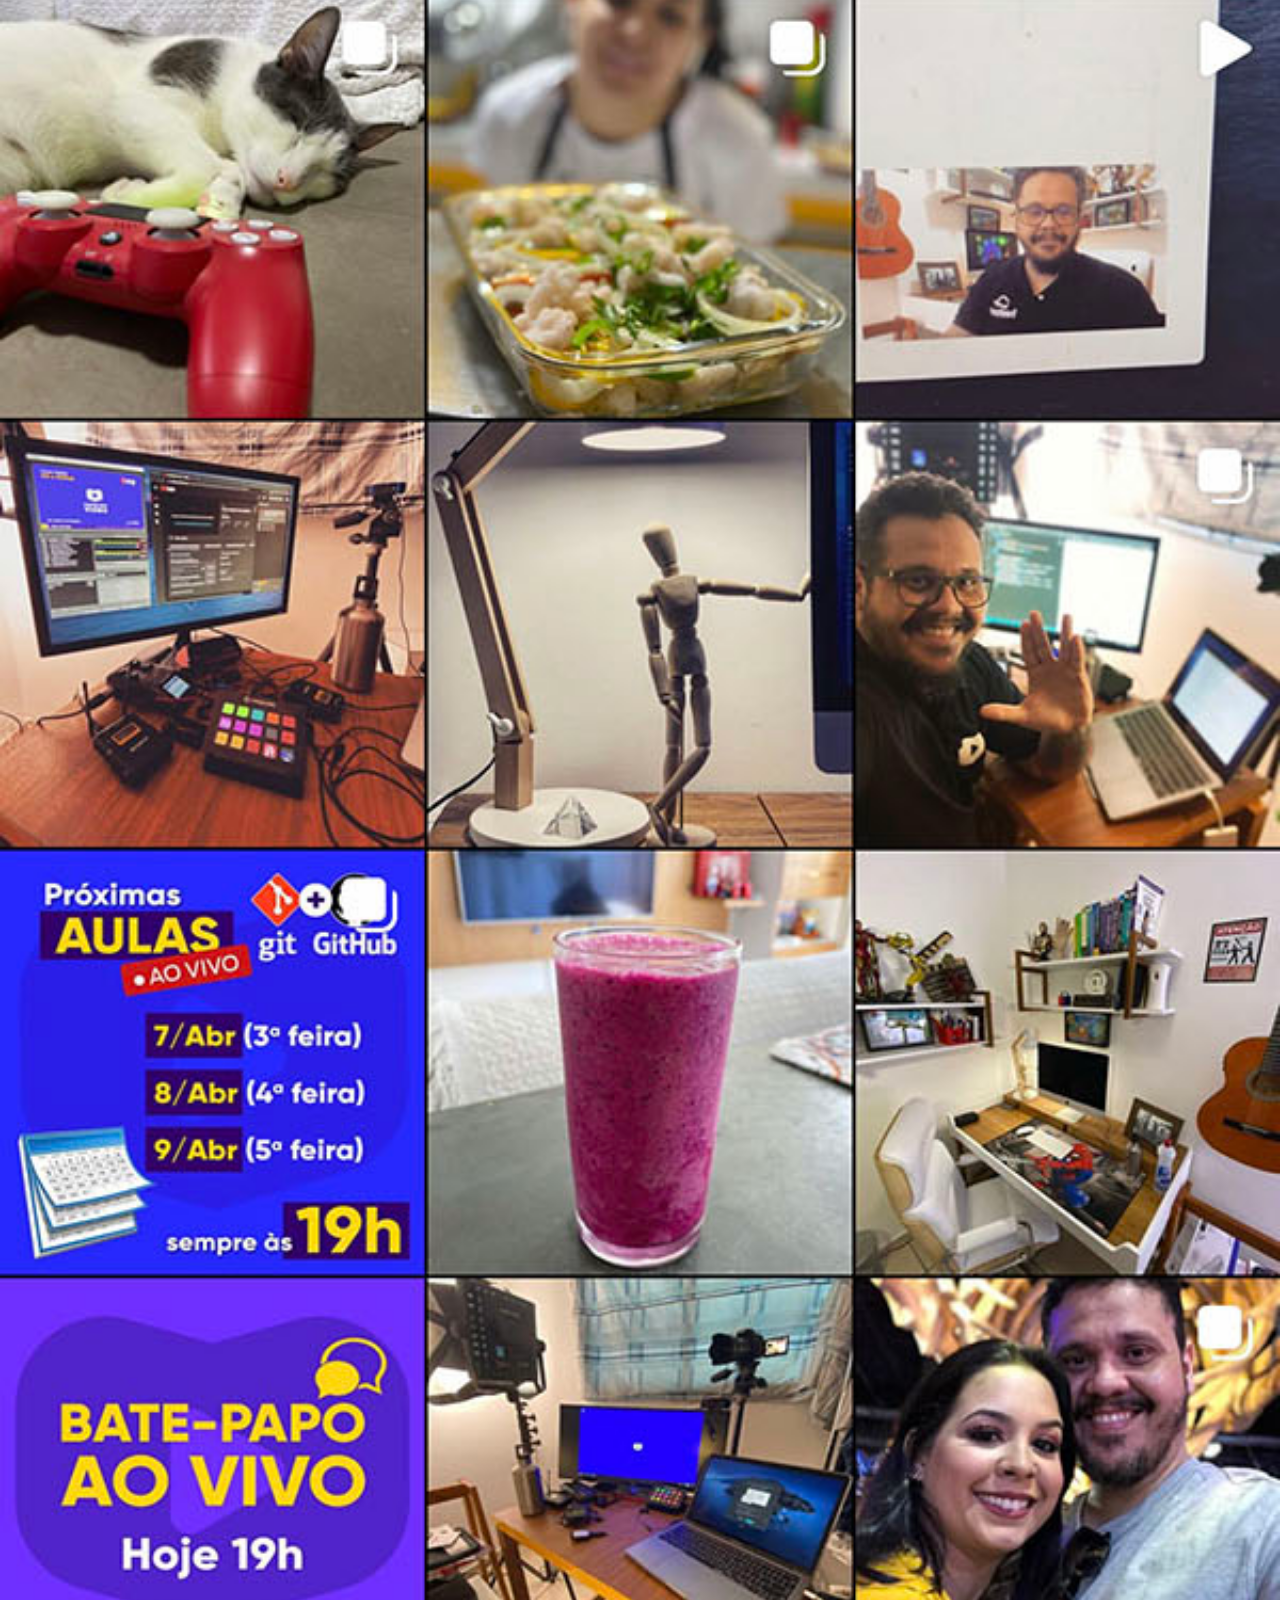
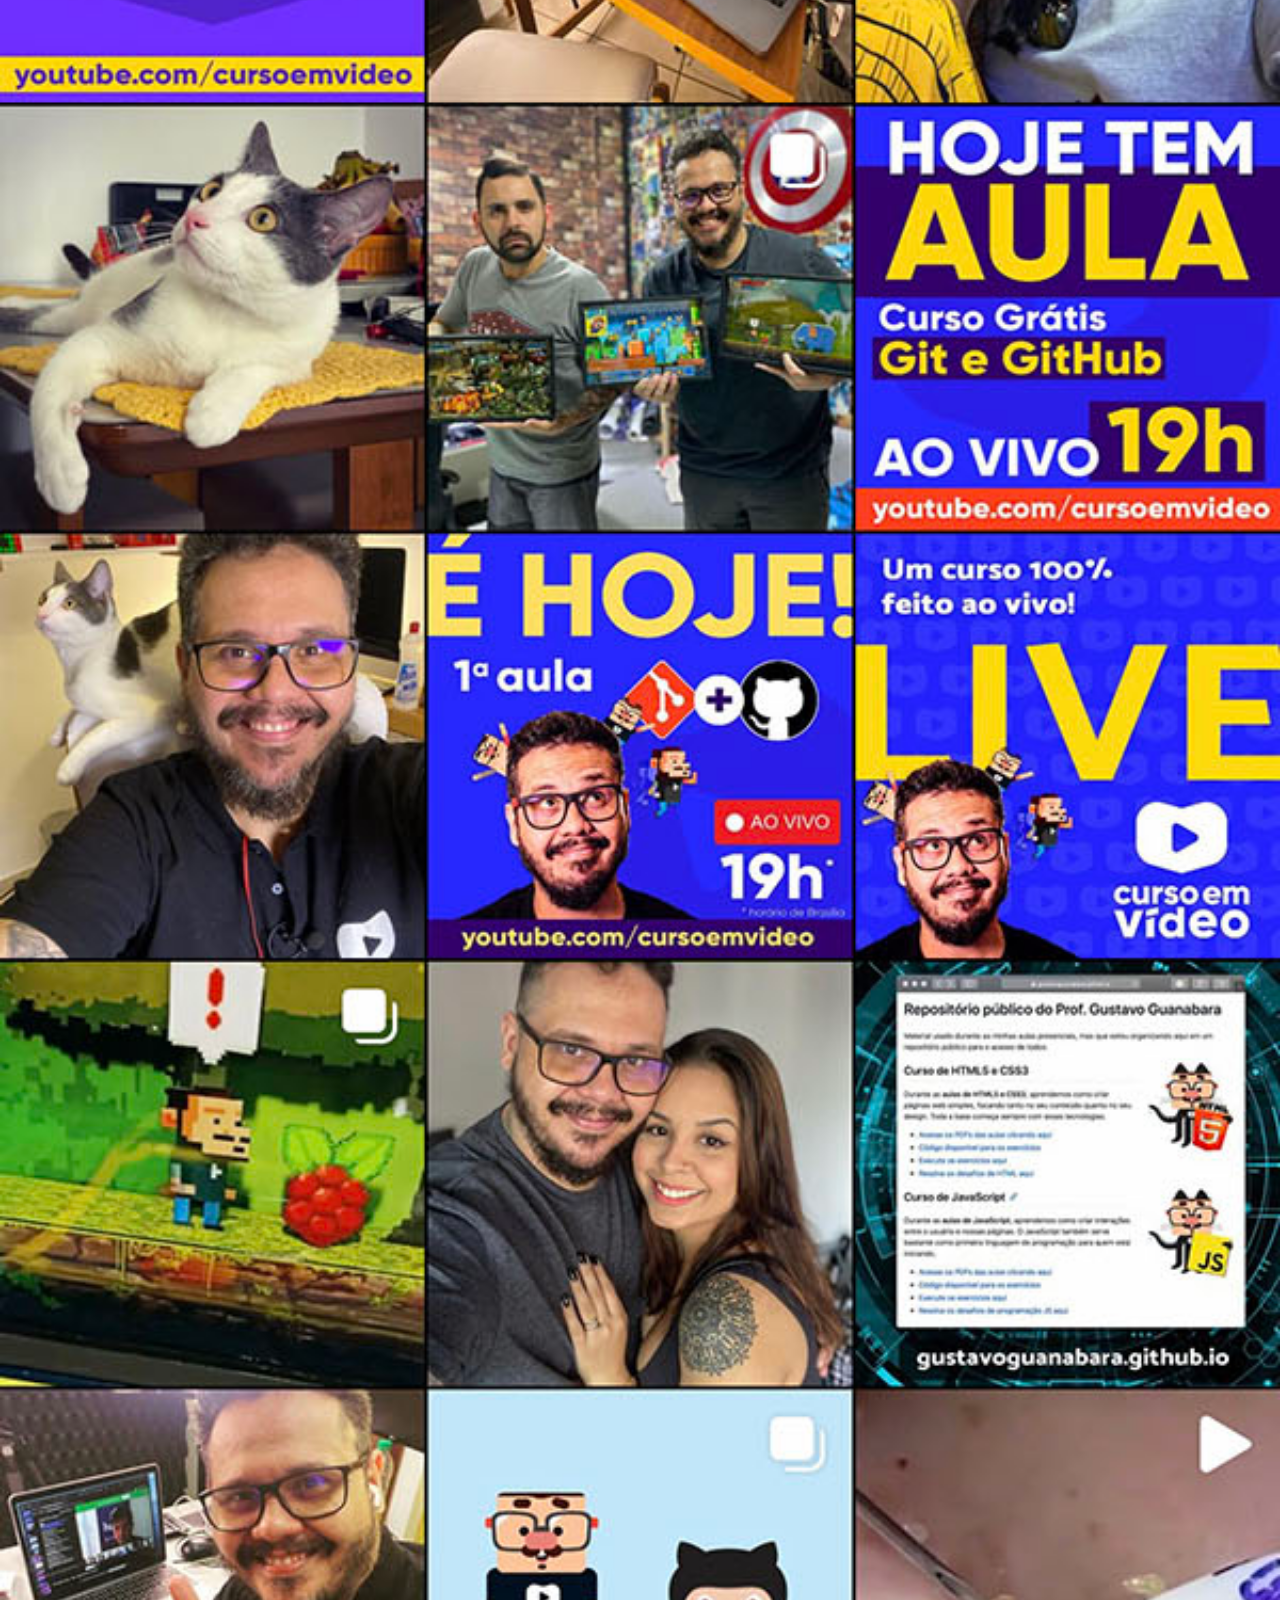
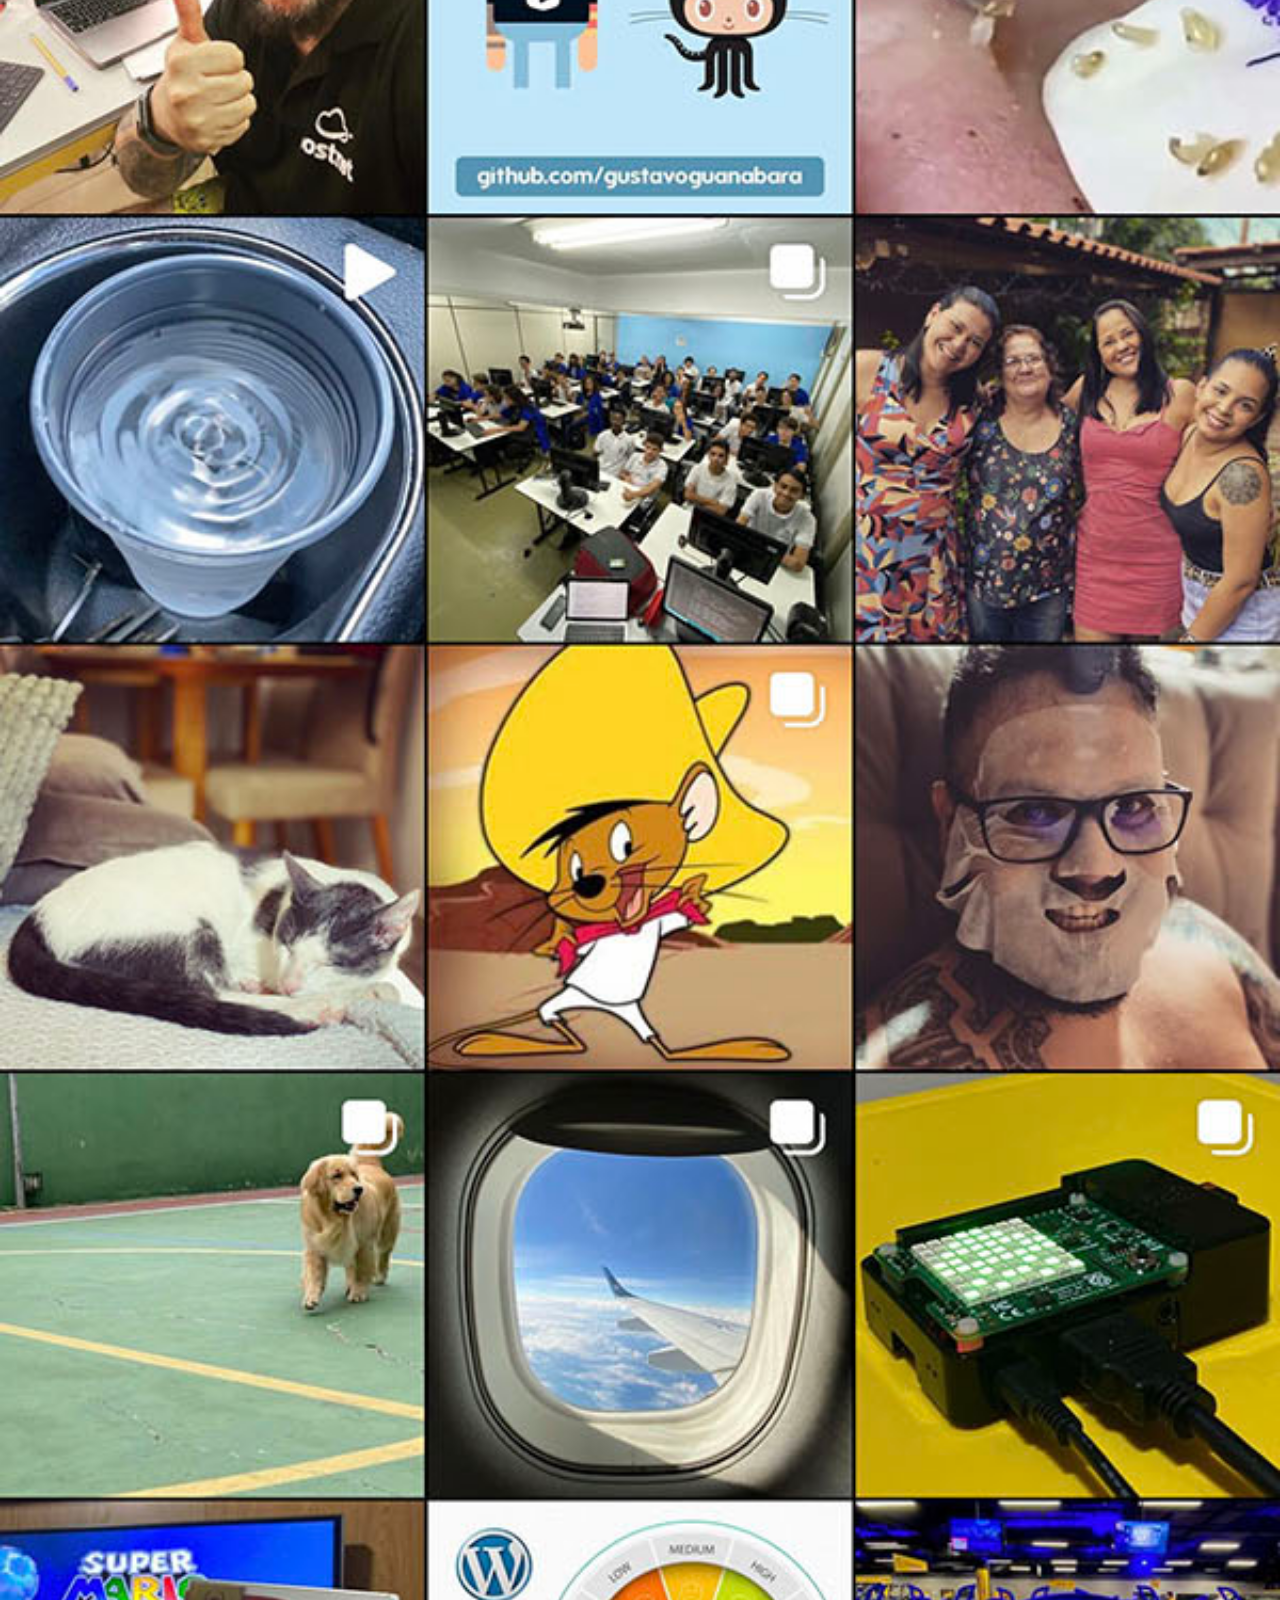
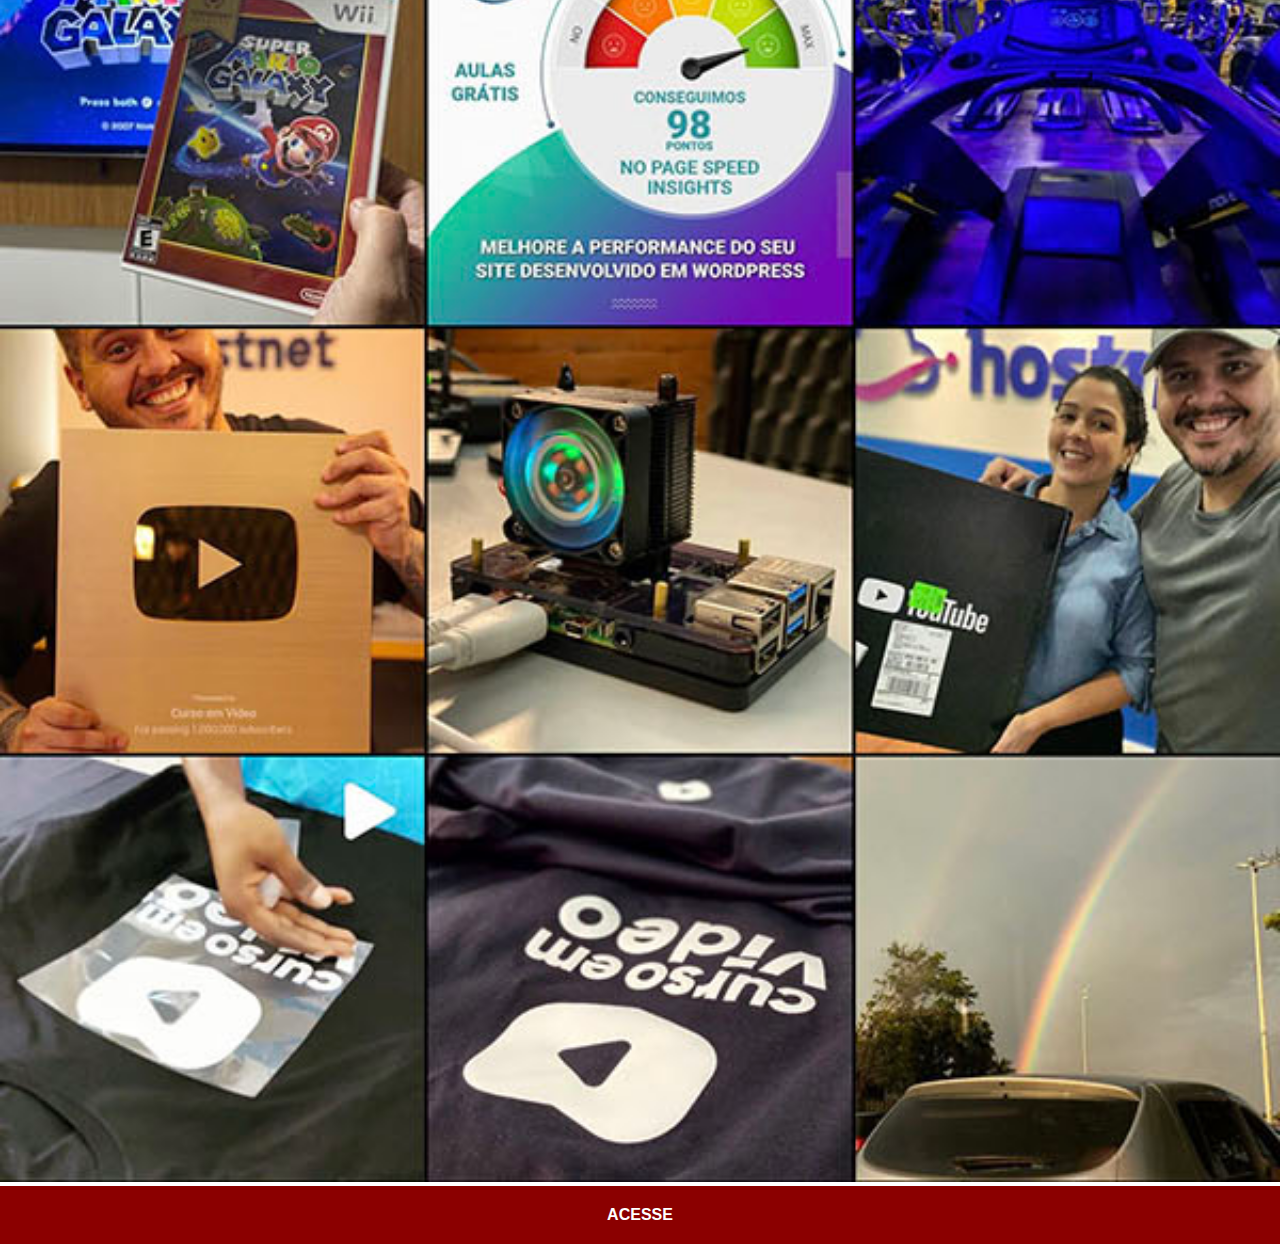
<file: instagram.html>
<!DOCTYPE html>
<html lang="pt-br">
<head>
    <meta charset="UTF-8">
    <meta name="viewport" content="width=device-width, initial-scale=1.0">
    <title>Instagram</title>
    <link rel="stylesheet" href="estilos/social.css">
</head>
<body>
    <img src="imagens/tela-instagram.jpg" alt="Instagram">
    <a href="https://www.instagram.com/gustavoguanabara/" target="_blank">ACESSE</a>
</body>
</html>
</file>
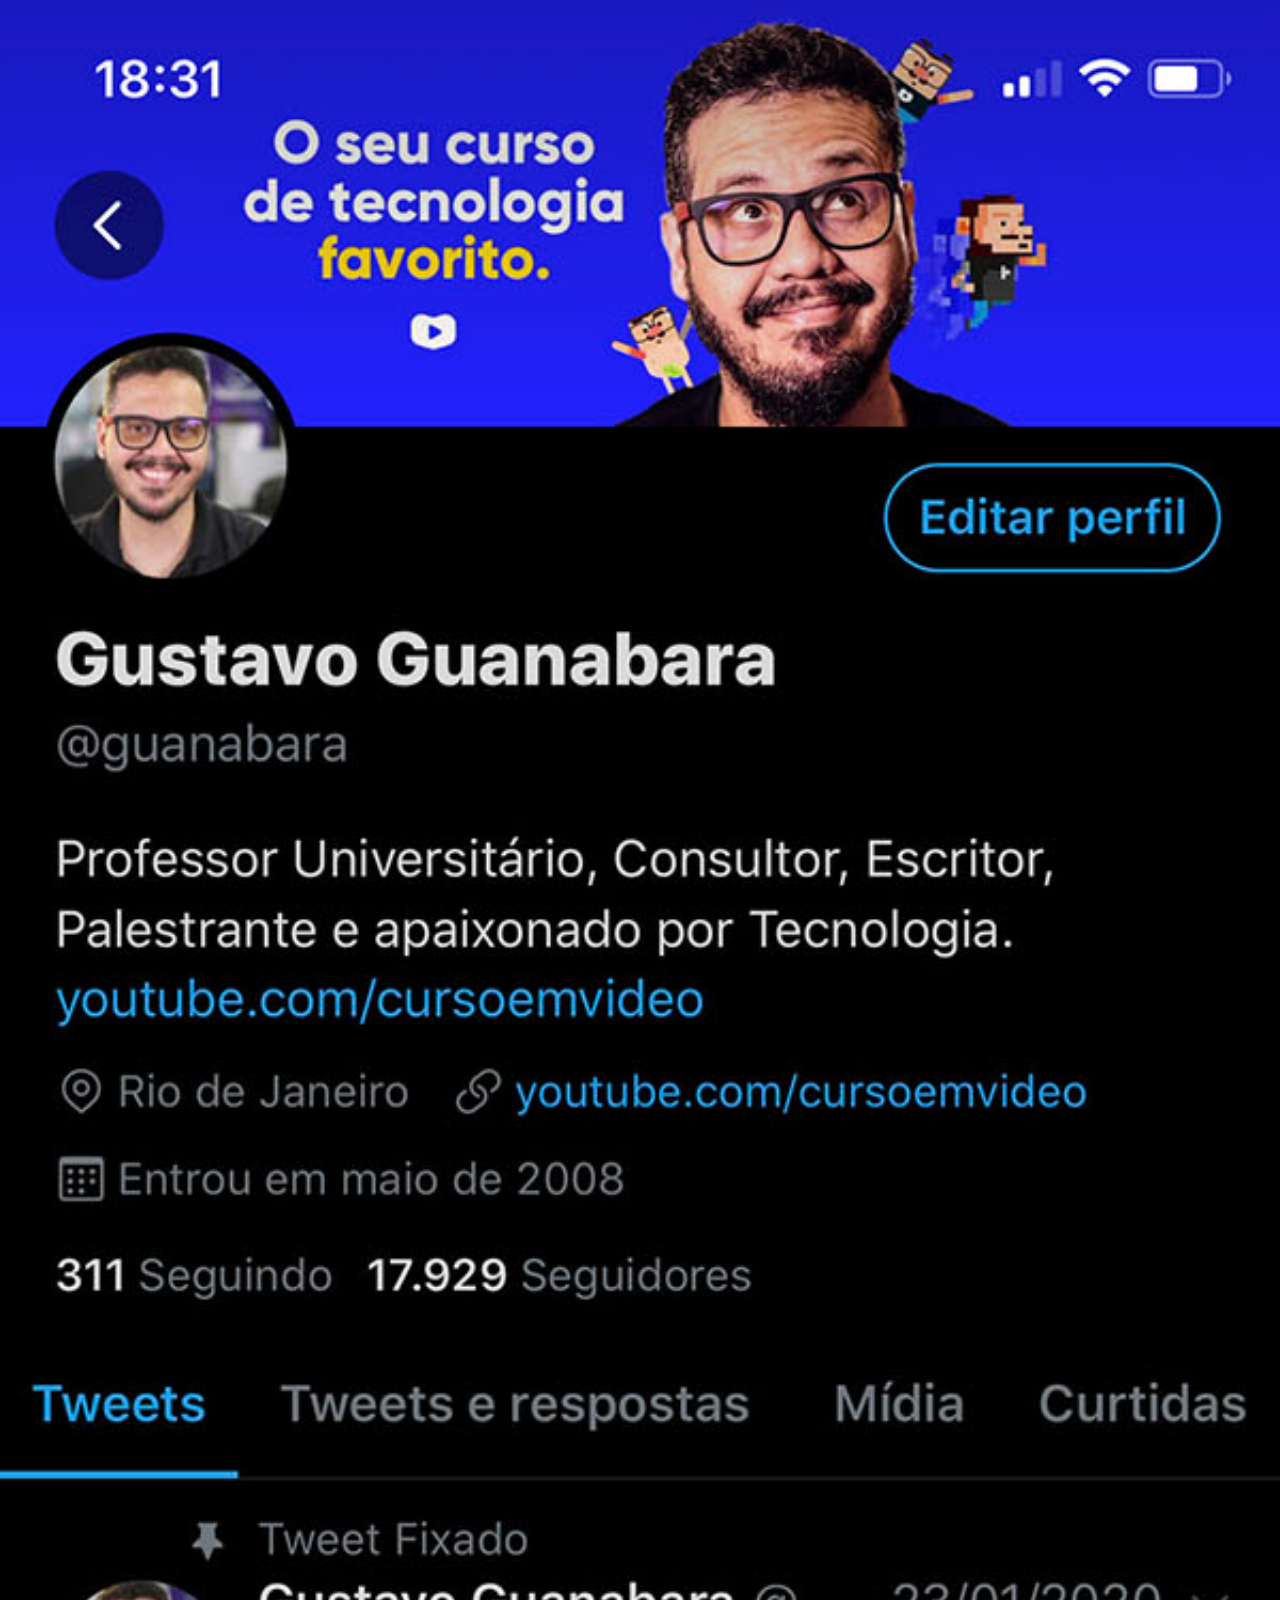
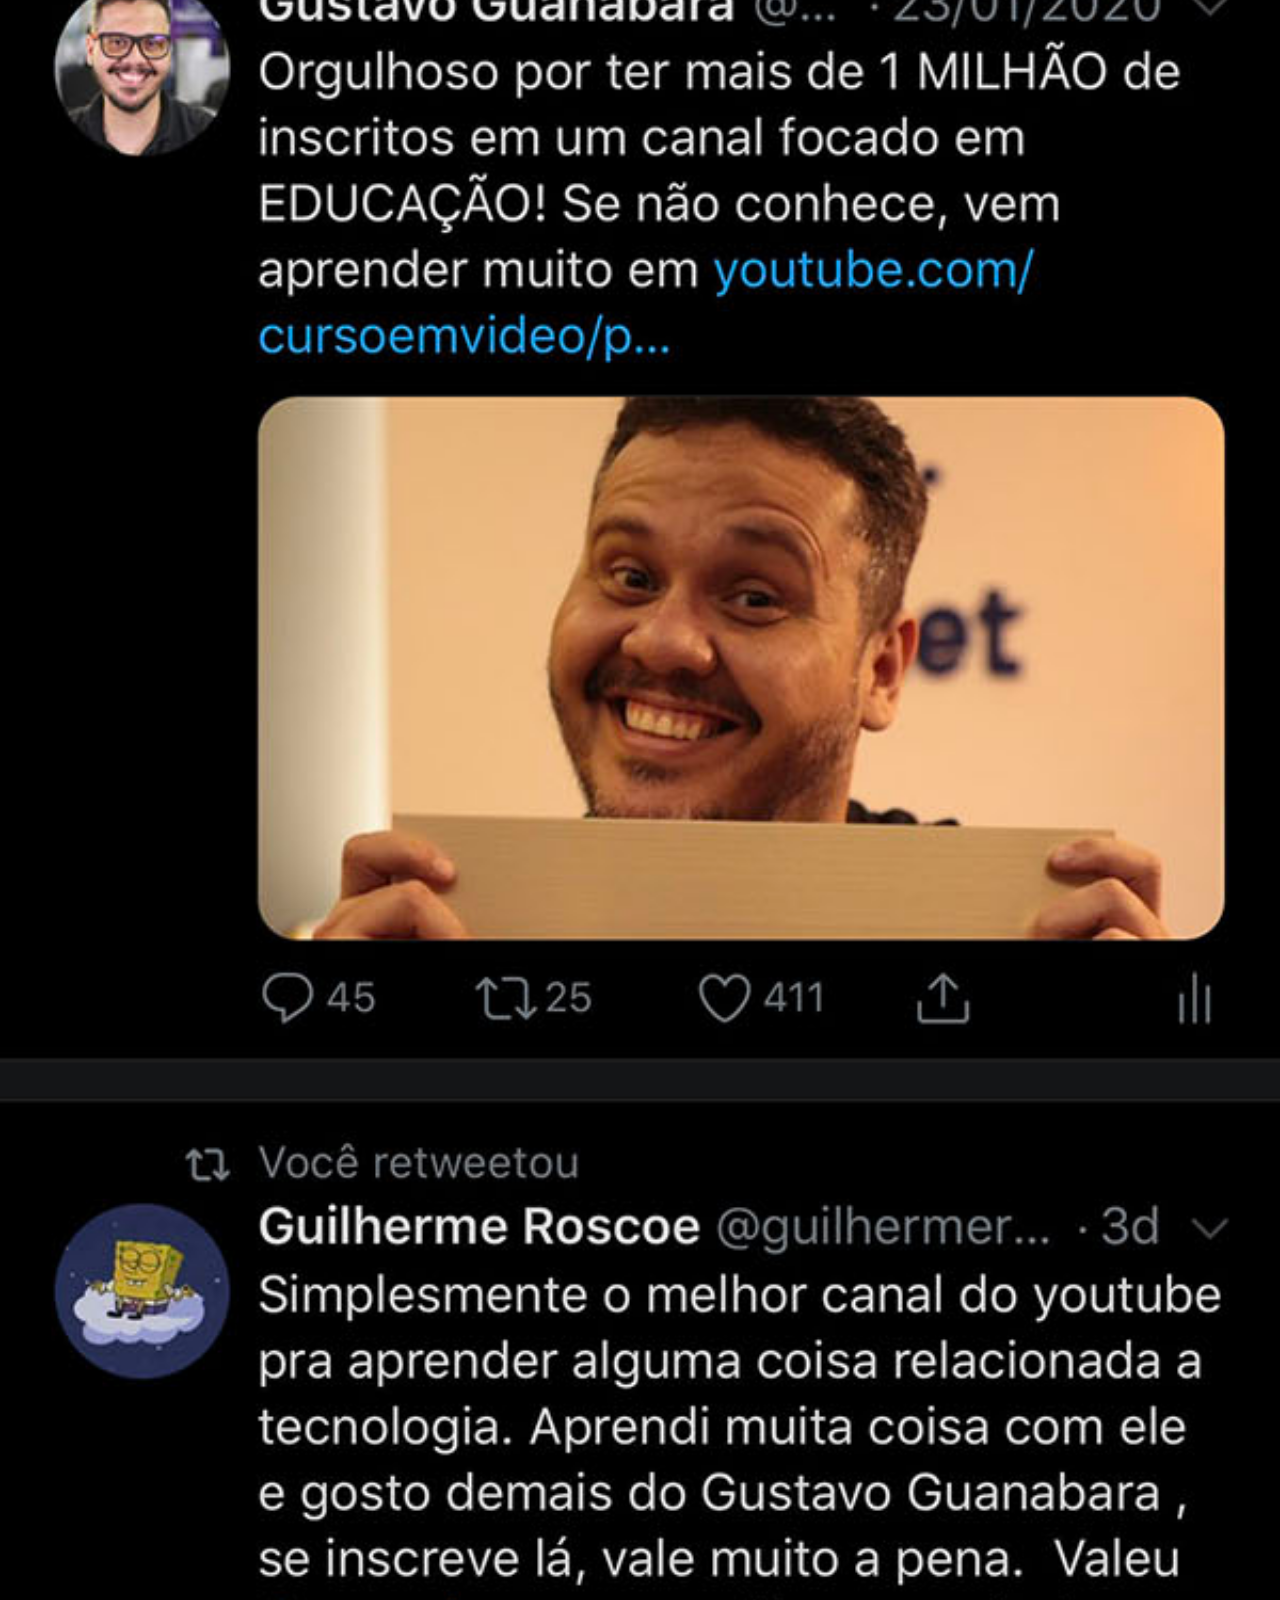
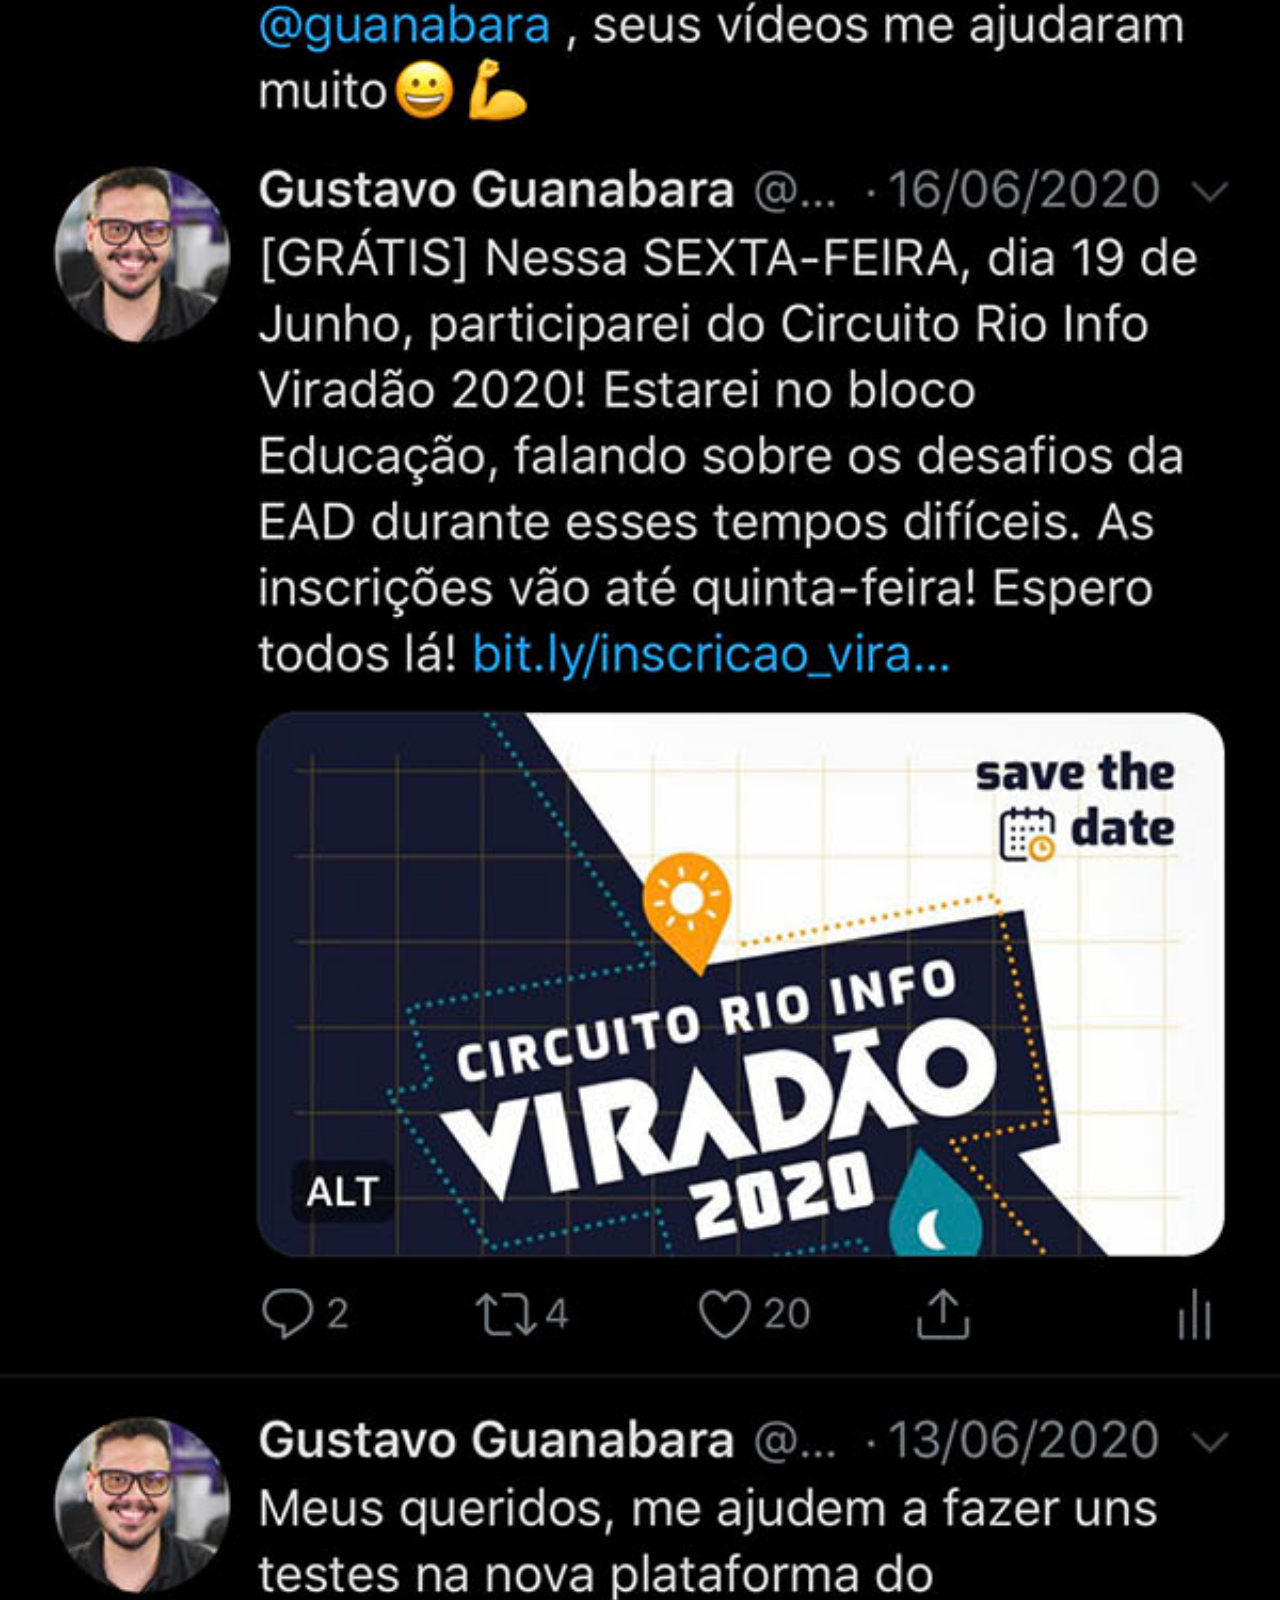
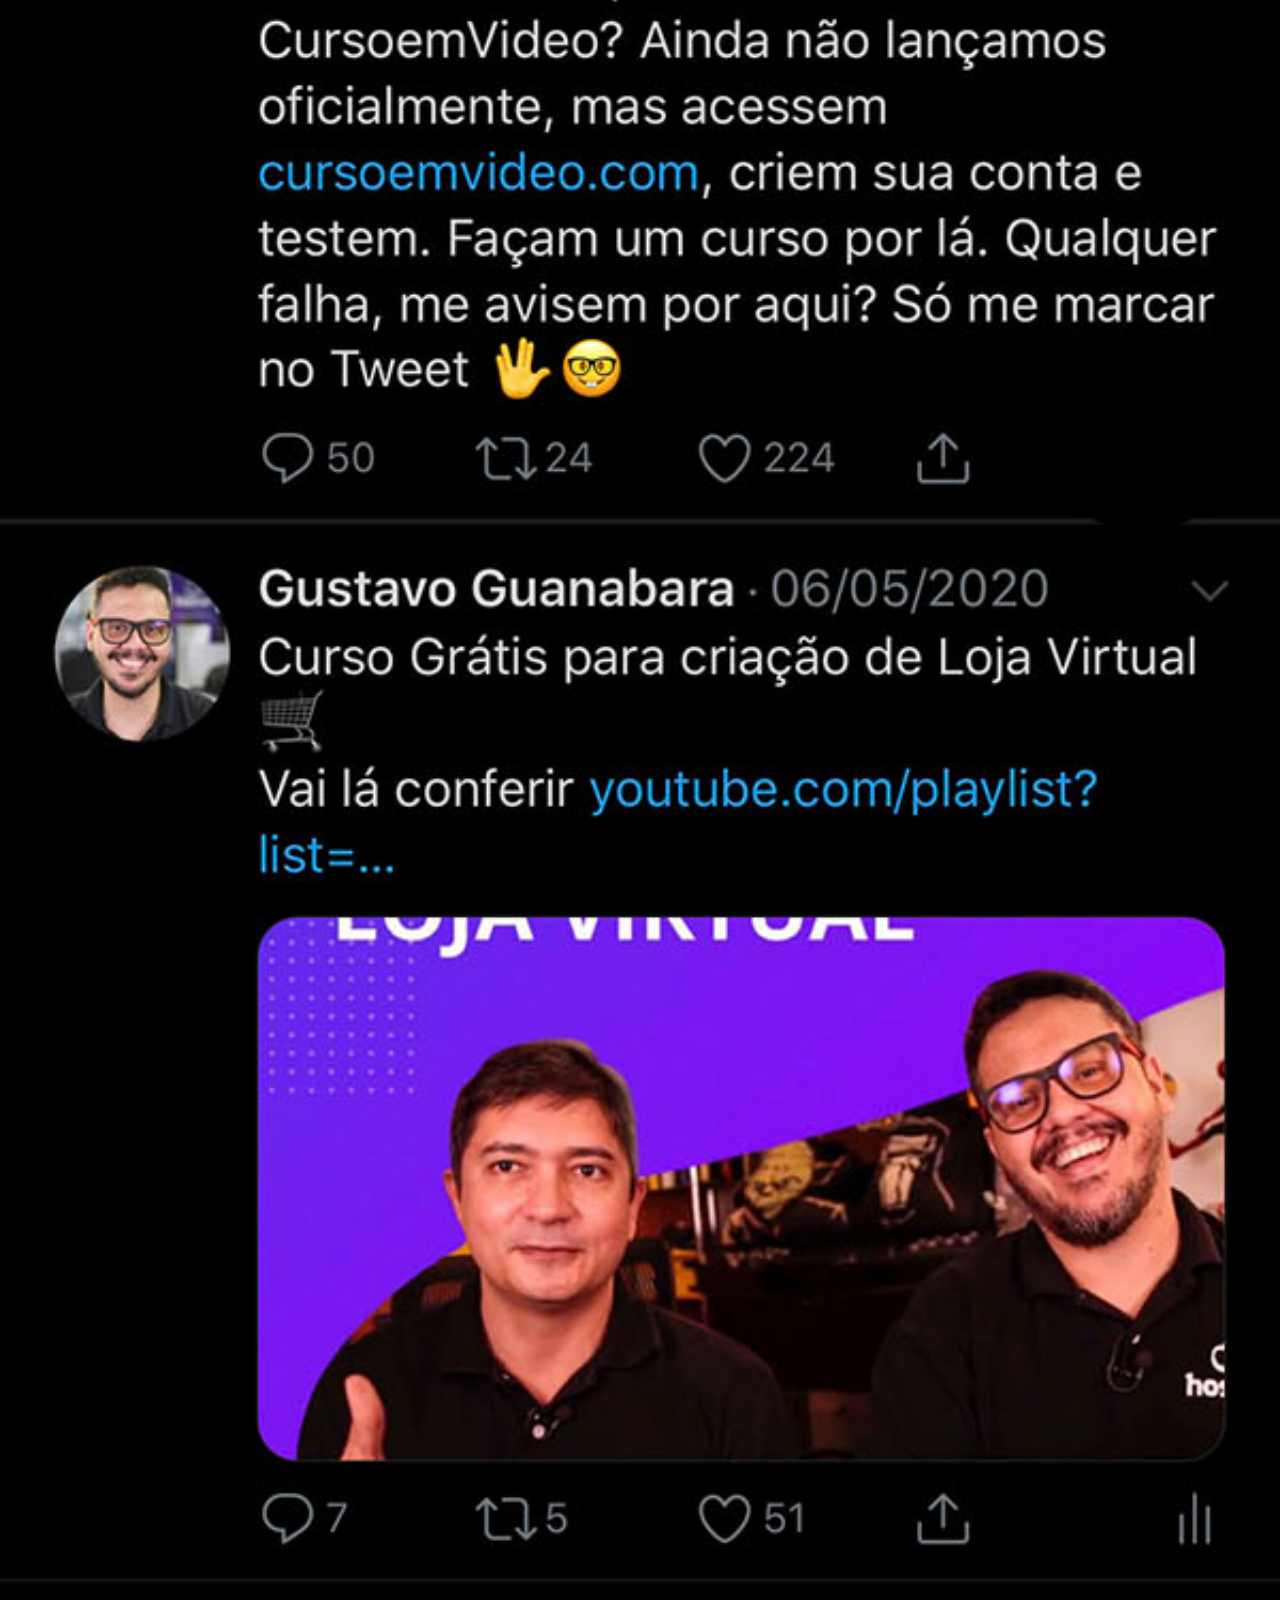
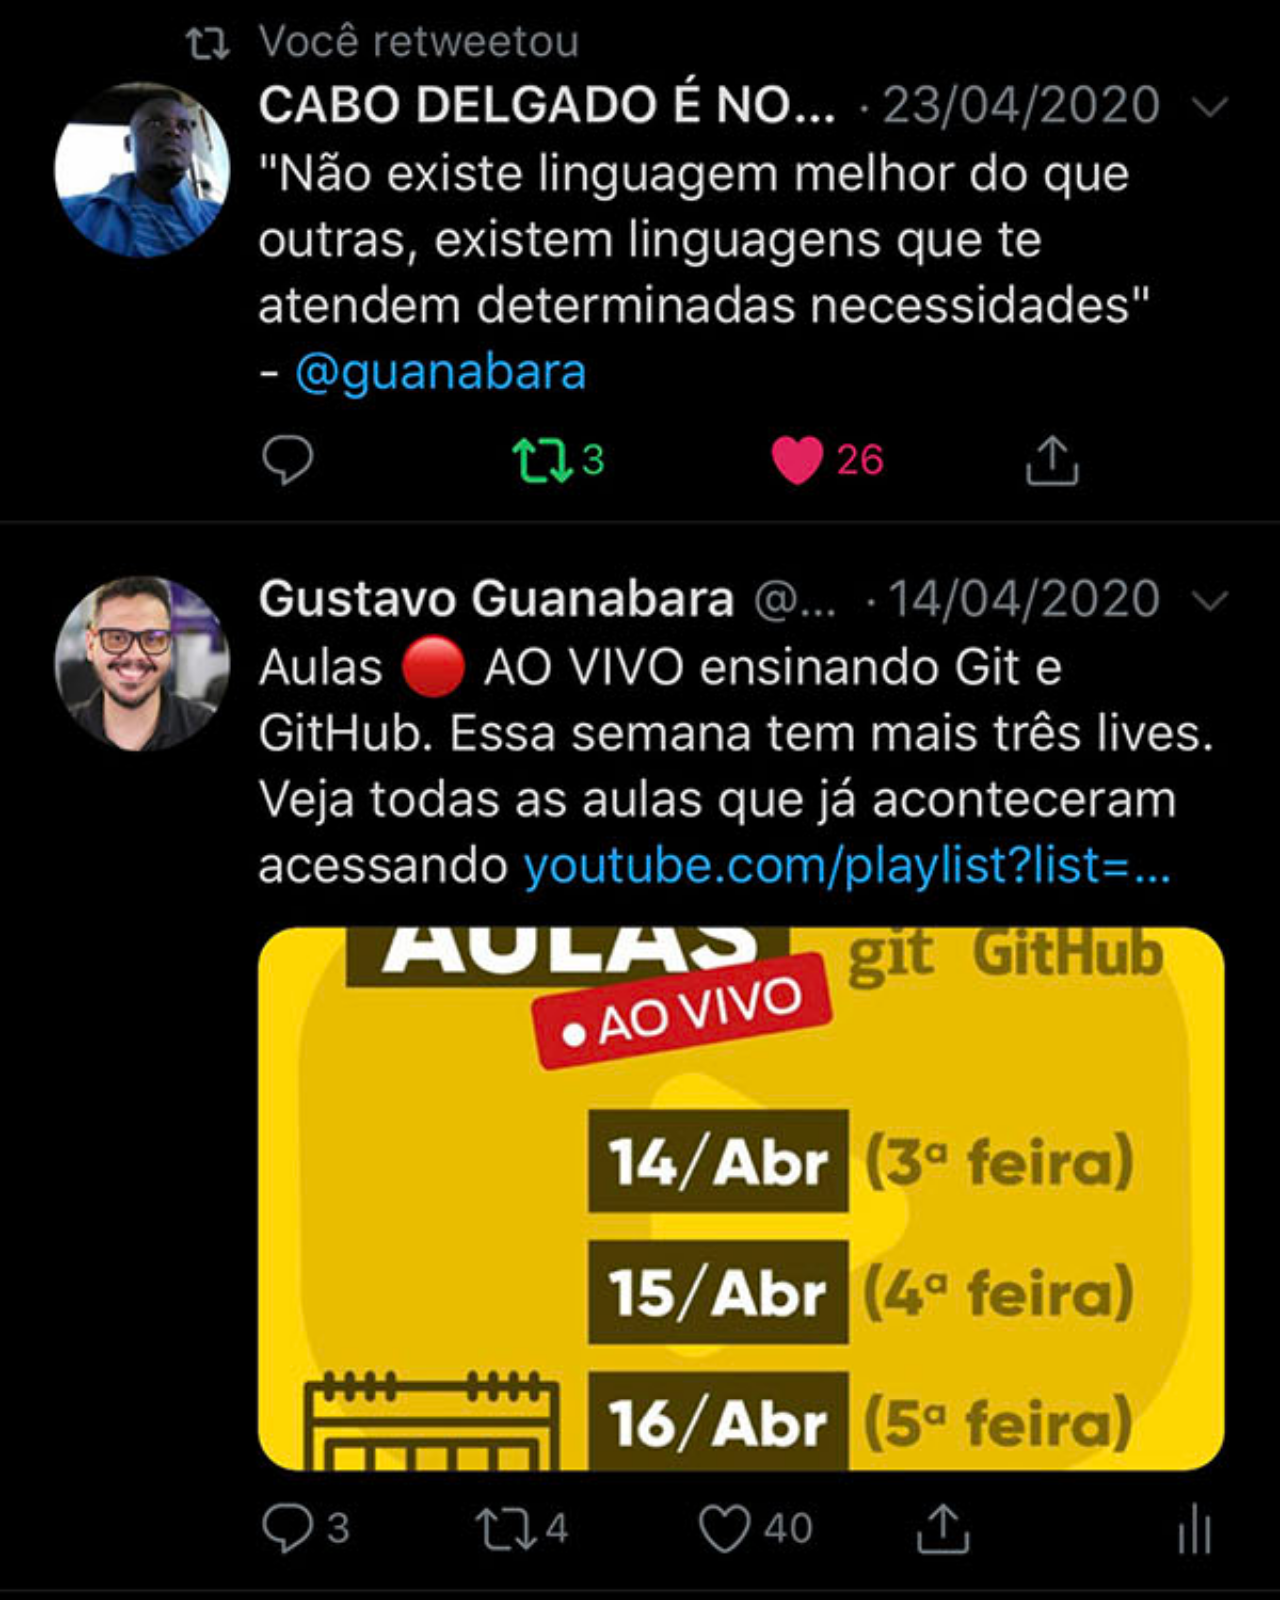
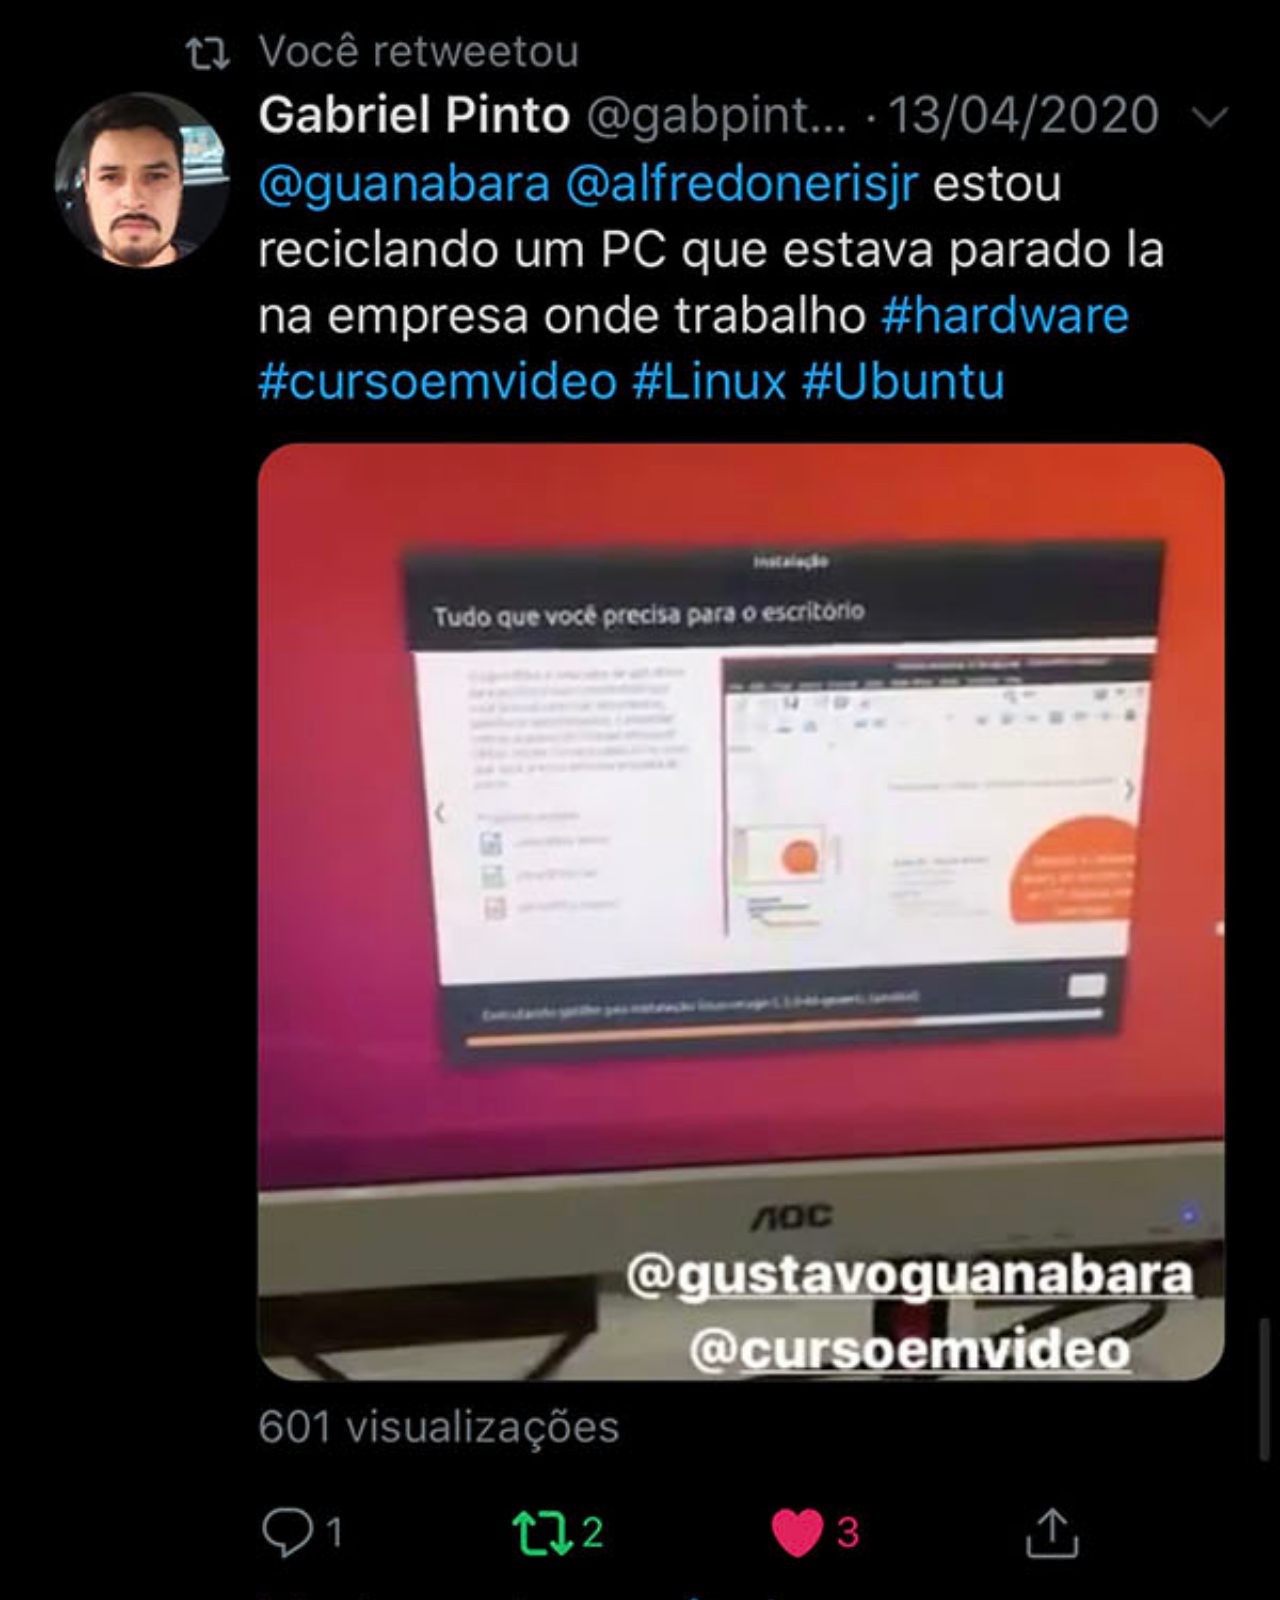
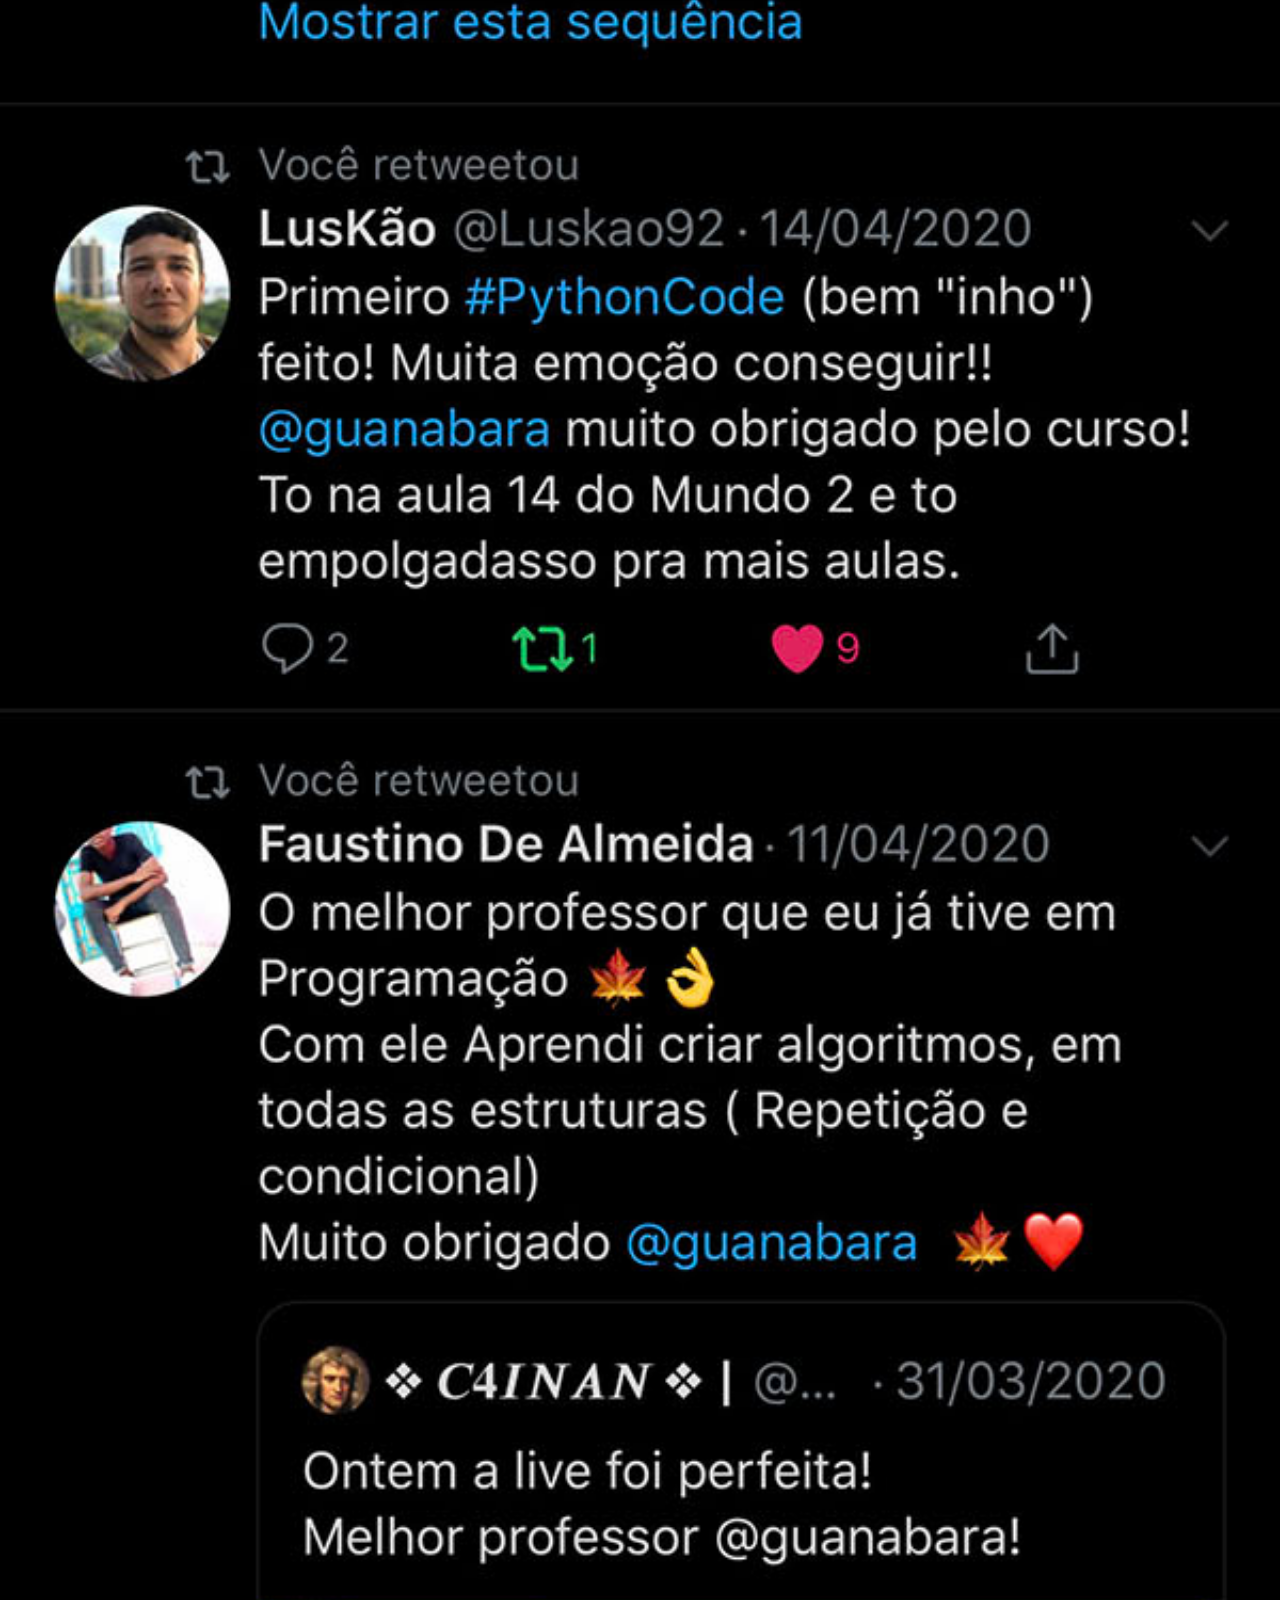
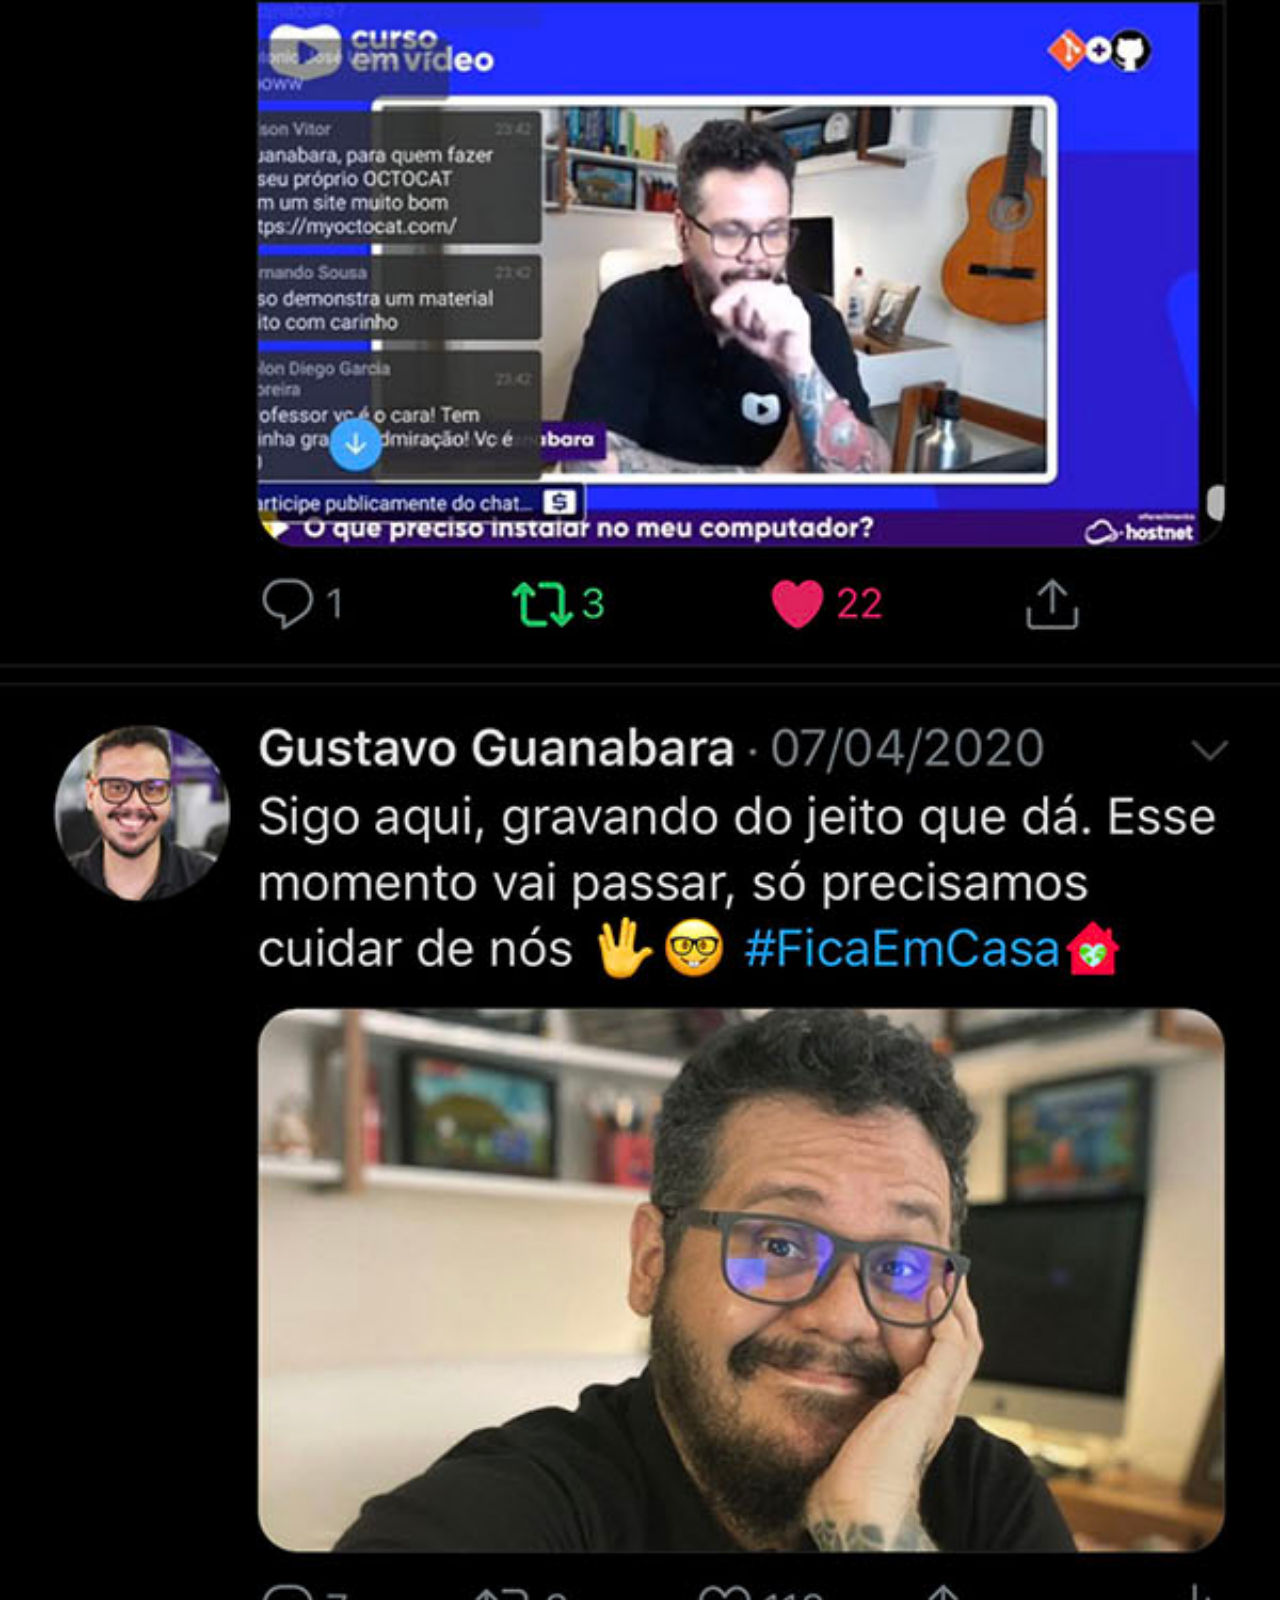
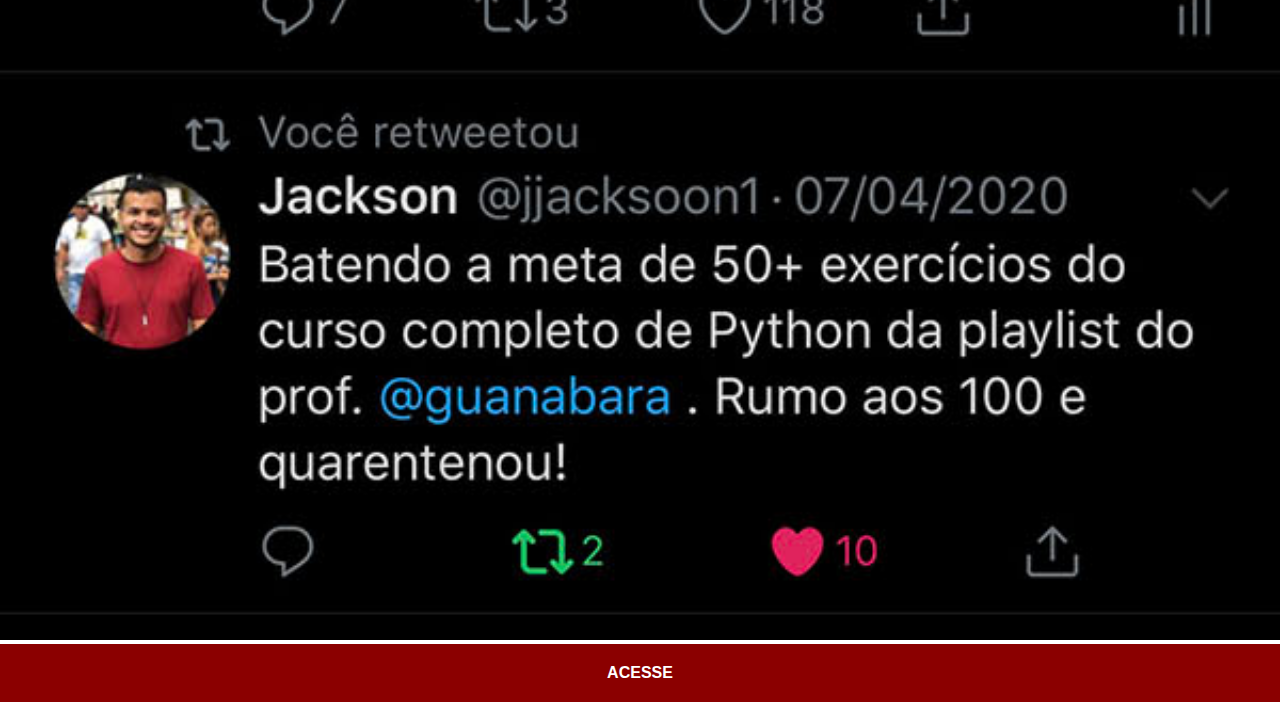
<file: twitter.html>
<!DOCTYPE html>
<html lang="pt-br">
<head>
    <meta charset="UTF-8">
    <meta name="viewport" content="width=device-width, initial-scale=1.0">
    <title>Twitter</title>
    <link rel="stylesheet" href="estilos/social.css">
</head>
<body>
    <img src="imagens/tela-twitter.jpg" alt="Twitter">
    <a href="https://twitter.com/gustavoguanabara" target="_blank">ACESSE</a>
</body>
</html>
</file>
<file: estilos/style.css>
@charset "UTF-8";

*{
    margin: 0px;
    padding: 0px;
    font-family: Arial, Helvetica, sans-serif;
}

html, body{
    height: 100vh;
    width: 100vw;
    background-color: black;
}

body{
    background: url('../imagens/fundo-madeira.jpg') no-repeat bottom center;
}

main{
    height: 100vh;
    position: relative;
    background-size: cover;
}

section#telefone{
    height: 627px;
    width: 311px;
    background-color: blue;
    position: absolute;
    top: 50%;
    left: 50%;
    transform: translate(-50%, -50%);
    background: url('../imagens/frame-iphone.png') no-repeat;
}

iframe#tela{
    position: relative;
    top: 80px;
    left: 22px;
    width: 267px;
    height: 471px;
}

section#redes-sociais{
    text-align: right;
    
}

section#redes-sociais img{
    width: 50px;
    margin: 10px;
    border-radius: 50%;
    box-shadow: 2px 2px 5px rgba(0, 0, 0, 0.462);
    box-sizing: border-box;
}

section#redes-sociais img:hover{
    border: 2px solid rgba(255, 255, 255, 0.401);
    transform: translate(-5px, -5px);
    box-shadow: 5px 5px 10px rgba(0, 0, 0, 0.415);
    transition: transform 0.5s;
}
</file>
<file: estilos/social.css>
@charset "UTF-8";

*{
    margin: 0px;
    padding: 0px;
    font-family: Arial, Helvetica, sans-serif;
 }

 ::-webkit-scrollbar{
     width: 0px;
     height: 0px;
 }

 img{
    width: 100vw;
 }
 
 a{
    display: block;
    background-color: darkred;
    color: white;
    padding: 20px;
    text-align: center;
    font-weight: bolder;
    text-decoration: none;
 }

 a:hover{
    background-color: red; 
 }
</file>
